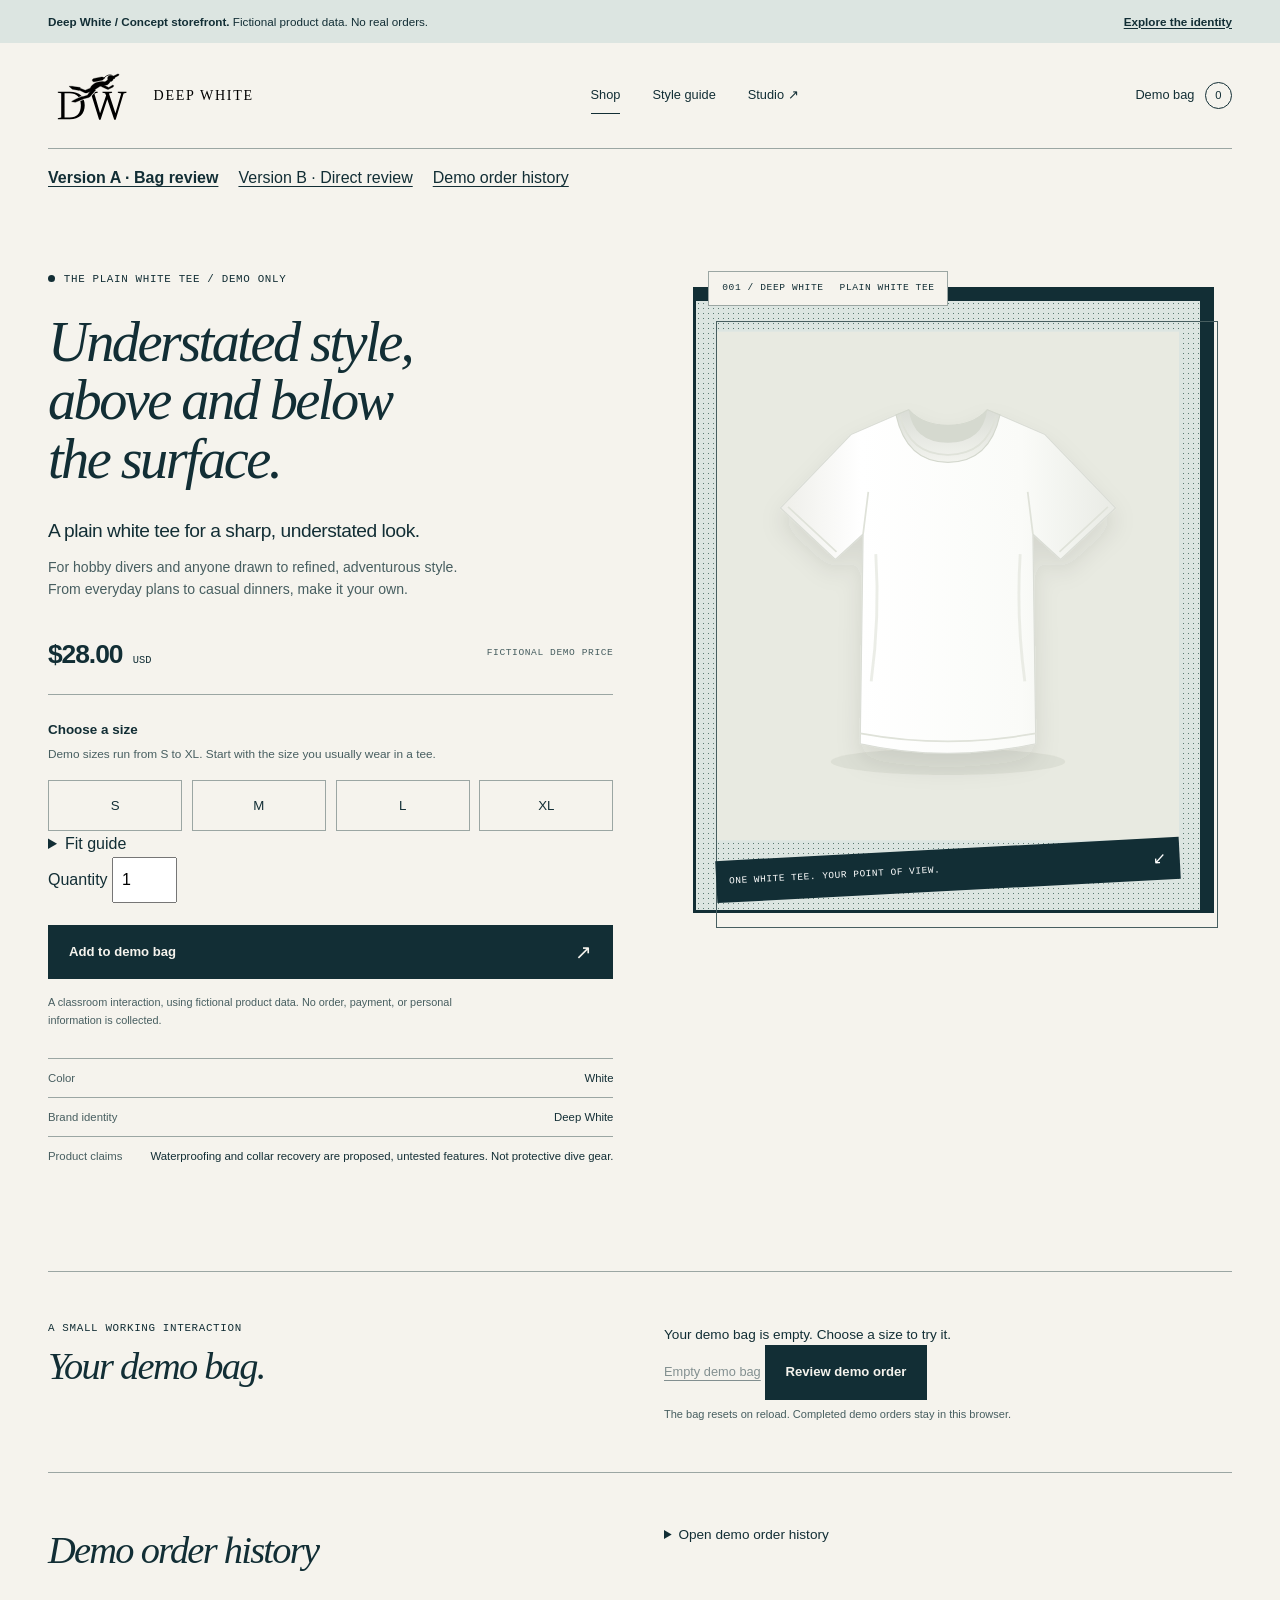
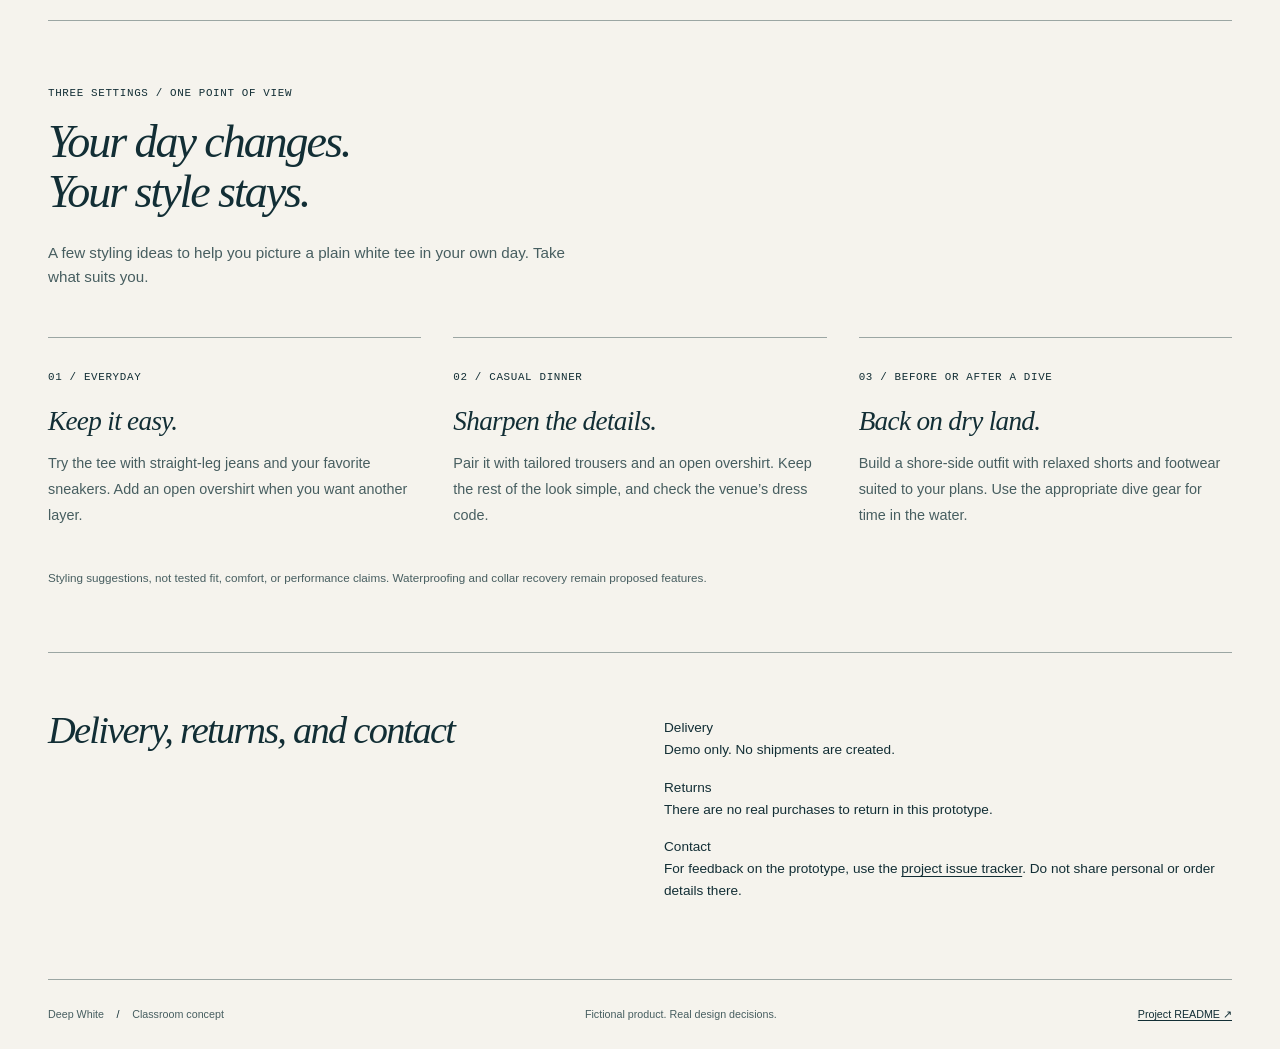
<file: public/index.html>
<!doctype html>
<html lang="en">
  <head>
    <meta charset="utf-8" />
    <meta name="viewport" content="width=device-width, initial-scale=1" />
    <meta
      name="description"
      content="Deep White: understated style, above and below the surface. Explore a plain white tee and three ways to style it. Classroom concept."
    />
    <title>Deep White — Understated style</title>
    <link rel="icon" href="data:," />
    <link rel="stylesheet" href="styles.css" />
    <script type="module" src="shop.js"></script>
  </head>
  <body>
    <a class="skip-link" href="#main">Skip to content</a>
    <aside class="starter-notice" aria-label="Starter information">
      <span
        ><strong>Deep White / Concept storefront.</strong> Fictional product
        data. No real orders.</span
      >
      <a href="styleguide.html">Explore the identity</a>
    </aside>
    <header class="site-header wrap">
      <a
        class="brand-link"
        href="index.html"
        aria-label="Deep White storefront home"
        ><img
          class="wordmark"
          src="assets/wordmark.svg"
          alt="Deep White scuba diver over DW"
          width="96"
          height="60"
        /><span class="brand-name">DEEP WHITE</span></a
      >
      <nav class="main-nav" aria-label="Main navigation">
        <a class="nav-link" href="index.html" aria-current="page">Shop</a>
        <a class="nav-link" href="styleguide.html">Style guide</a>
        <a class="nav-link" href="studio.html"
          >Studio <span aria-hidden="true">↗</span></a
        >
      </nav>
      <a class="bag-link" href="#demo-bag" aria-label="View demo bag"
        >Demo bag <span id="bag-count" class="bag-count">0</span></a
      >
    </header>

    <main id="main">
      <nav class="wrap prototype-nav" aria-label="Checkout prototype versions">
        <a id="version-a" href="index.html" aria-current="page"
          >Version A · Bag review</a
        >
        <a id="version-b" href="index.html?version=b"
          >Version B · Direct review</a
        >
        <a href="#order-history">Demo order history</a>
      </nav>
      <section class="product-section wrap" aria-labelledby="product-title">
        <div class="product-visual">
          <div class="visual-label">
            <span>001 / Deep White</span><span>Plain white tee</span>
          </div>
          <img
            class="shirt-image"
            src="assets/white-shirt.svg"
            alt="Plain white, unbranded short-sleeved T-shirt"
            width="800"
            height="880"
            fetchpriority="high"
          />
          <div class="image-caption">
            <span>One white tee. Your point of view.</span
            ><span aria-hidden="true">↙</span>
          </div>
        </div>
        <div class="product-information">
          <p class="eyebrow">
            <span class="status-dot" aria-hidden="true"></span> The plain white
            tee / demo only
          </p>
          <h1 id="product-title">
            Understated style,<br />above and below<br />the surface.
          </h1>
          <p class="product-intro">
            A plain white tee for a sharp, understated look.
          </p>
          <p class="muted product-description">
            For hobby divers and anyone drawn to refined, adventurous style.
            From everyday plans to casual dinners, make it your own.
          </p>
          <div class="price-row">
            <p class="price">
              <strong id="unit-price">$28</strong> <span>USD</span>
            </p>
            <span class="micro-label">Fictional demo price</span>
          </div>
          <form id="product-form" class="product-form" novalidate>
            <fieldset aria-describedby="size-help size-error">
              <legend>Choose a size</legend>
              <p id="size-help" class="field-help">
                Demo sizes run from S to XL. Start with the size you usually
                wear in a tee.
              </p>
              <div class="size-options">
                <label class="size-option"
                  ><input type="radio" name="size" value="S" /><span
                    >S</span
                  ></label
                >
                <label class="size-option"
                  ><input type="radio" name="size" value="M" /><span
                    >M</span
                  ></label
                >
                <label class="size-option"
                  ><input type="radio" name="size" value="L" /><span
                    >L</span
                  ></label
                >
                <label class="size-option"
                  ><input type="radio" name="size" value="XL" /><span
                    >XL</span
                  ></label
                >
              </div>
              <p id="size-error" class="field-error" role="alert" hidden>
                Choose a size before adding the shirt to your demo bag.
              </p>
            </fieldset>
            <details class="fit-guide">
              <summary>Fit guide</summary>
              <p>
                For a closer or roomier look, compare the cut of a tee you
                already own. Actual garment measurements and fit are still to be
                verified for this concept.
              </p>
            </details>
            <label for="quantity">Quantity</label>
            <input
              id="quantity"
              name="quantity"
              type="number"
              min="1"
              max="10"
              step="1"
              value="1"
              required
              aria-describedby="quantity-error"
            />
            <p id="quantity-error" class="field-error" role="alert" hidden>
              Enter a whole quantity from 1 through 10.
            </p>
            <button class="button button-primary add-button" type="submit">
              Add to demo bag <span aria-hidden="true">↗</span>
            </button>
          </form>
          <p class="demo-disclaimer">
            A classroom interaction, using fictional product data. No order,
            payment, or personal information is collected.
          </p>
          <dl class="product-facts">
            <div>
              <dt>Color</dt>
              <dd>White</dd>
            </div>
            <div>
              <dt>Brand identity</dt>
              <dd>Deep White</dd>
            </div>
            <div>
              <dt>Product claims</dt>
              <dd>
                Waterproofing and collar recovery are proposed, untested
                features. Not protective dive gear.
              </dd>
            </div>
          </dl>
        </div>
      </section>

      <section
        id="demo-bag"
        class="bag-section wrap"
        aria-labelledby="bag-title"
      >
        <div>
          <p class="eyebrow">A small working interaction</p>
          <h2 id="bag-title">Your demo bag.</h2>
        </div>
        <div class="bag-details">
          <p
            id="bag-status"
            class="bag-message"
            role="status"
            aria-live="polite"
            aria-atomic="true"
          >
            Your demo bag is empty. Choose a size to try it.
          </p>
          <ul id="bag-items" class="bag-items"></ul>
          <button id="clear-bag" class="text-button" type="button" disabled>
            Empty demo bag
          </button>
          <button
            id="review-order"
            class="button button-primary"
            type="button"
            disabled
          >
            Review demo order
          </button>
          <section id="order-review" aria-labelledby="review-title" hidden>
            <h3 id="review-title" tabindex="-1">Review your demo order</h3>
            <ul id="review-items" class="bag-items"></ul>
            <p id="review-total"></p>
            <p>
              Sample order details are provided. No payment, email, or shipping.
            </p>
            <button
              id="finish-order"
              class="button button-primary"
              type="button"
            >
              Finish simulated checkout
            </button>
          </section>
          <p class="field-help">
            The bag resets on reload. Completed demo orders stay in this
            browser.
          </p>
        </div>
      </section>

      <section
        id="order-history"
        class="bag-section wrap"
        aria-labelledby="history-title"
      >
        <div>
          <h2 id="history-title">Demo order history</h2>
        </div>
        <details id="history-panel" class="bag-details">
          <summary>Open demo order history</summary>
          <p class="field-help">
            Both versions share completed demo orders in this browser. Clearing
            site data removes them.
          </p>
          <p id="history-status">No saved demo orders yet.</p>
          <ul id="history-items" class="bag-items"></ul>
        </details>
      </section>

      <section
        id="styling"
        class="occasion-section wrap"
        aria-labelledby="occasion-title"
      >
        <p class="eyebrow">Three settings / One point of view</p>
        <h2 id="occasion-title">Your day changes.<br />Your style stays.</h2>
        <p class="occasion-intro">
          A few styling ideas to help you picture a plain white tee in your own
          day. Take what suits you.
        </p>
        <div class="occasion-grid">
          <article>
            <span class="section-number">01 / Everyday</span>
            <h3>Keep it easy.</h3>
            <p>
              Try the tee with straight-leg jeans and your favorite sneakers.
              Add an open overshirt when you want another layer.
            </p>
          </article>
          <article>
            <span class="section-number">02 / Casual dinner</span>
            <h3>Sharpen the details.</h3>
            <p>
              Pair it with tailored trousers and an open overshirt. Keep the
              rest of the look simple, and check the venue’s dress code.
            </p>
          </article>
          <article>
            <span class="section-number">03 / Before or after a dive</span>
            <h3>Back on dry land.</h3>
            <p>
              Build a shore-side outfit with relaxed shorts and footwear suited
              to your plans. Use the appropriate dive gear for time in the
              water.
            </p>
          </article>
        </div>
        <p class="guide-note">
          Styling suggestions, not tested fit, comfort, or performance claims.
          Waterproofing and collar recovery remain proposed features.
        </p>
      </section>
      <section
        id="shop-help"
        class="bag-section wrap"
        aria-labelledby="help-title"
      >
        <h2 id="help-title">Delivery, returns, and contact</h2>
        <dl class="bag-details">
          <dt>Delivery</dt>
          <dd>Demo only. No shipments are created.</dd>
          <dt>Returns</dt>
          <dd>There are no real purchases to return in this prototype.</dd>
          <dt>Contact</dt>
          <dd>
            For feedback on the prototype, use the
            <a
              href="https://github.com/chaseac-cpu/is117-brand-studio-cc/issues"
              >project issue tracker</a
            >. Do not share personal or order details there.
          </dd>
        </dl>
      </section>
    </main>

    <footer class="site-footer wrap">
      <p>
        Deep White <span class="footer-separator"> / </span> Classroom concept
      </p>
      <p class="footer-tagline">Fictional product. Real design decisions.</p>
      <a href="https://github.com/chaseac-cpu/is117-brand-studio-cc#readme"
        >Project README <span aria-hidden="true">↗</span></a
      >
    </footer>
  </body>
</html>
</file>
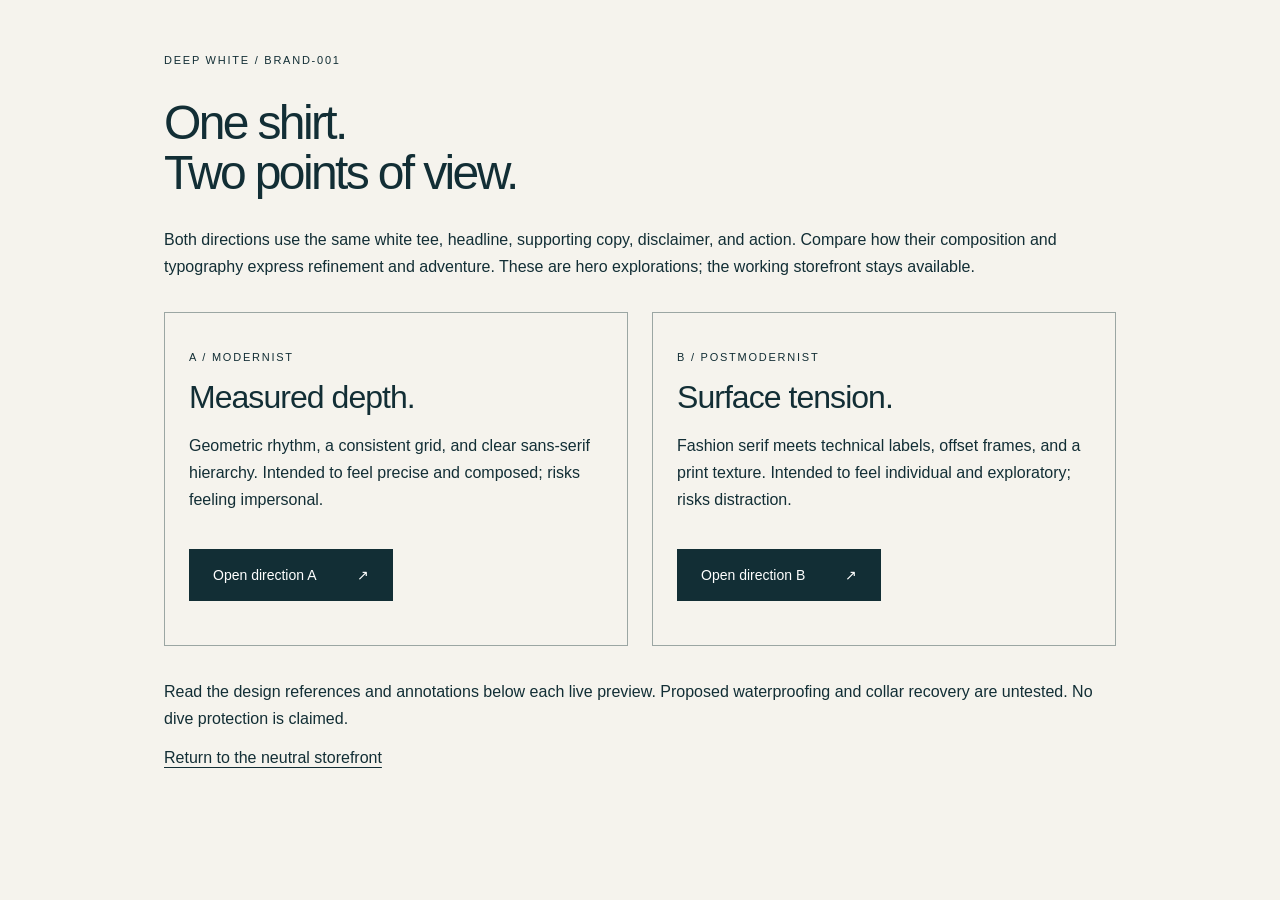
<file: public/explorations/index.html>
<!doctype html>
<html lang="en">
  <head>
    <meta charset="utf-8" />
    <meta name="viewport" content="width=device-width, initial-scale=1" />
    <title>Deep White / Compare hero directions</title>
    <link rel="icon" href="data:," />
    <link rel="stylesheet" href="previews.css" />
  </head>
  <body>
    <main class="compare">
      <p class="eyebrow">Deep White / BRAND-001</p>
      <h1>One shirt.<br />Two points of view.</h1>
      <p>
        Both directions use the same white tee, headline, supporting copy,
        disclaimer, and action. Compare how their composition and typography
        express refinement and adventure. These are hero explorations; the
        working storefront stays available.
      </p>
      <div class="options">
        <article>
          <p class="eyebrow">A / Modernist</p>
          <h2>Measured depth.</h2>
          <p>
            Geometric rhythm, a consistent grid, and clear sans-serif hierarchy.
            Intended to feel precise and composed; risks feeling impersonal.
          </p>
          <a class="action" href="modernist.html"
            >Open direction A <span aria-hidden="true">↗</span></a
          >
        </article>
        <article>
          <p class="eyebrow">B / Postmodernist</p>
          <h2>Surface tension.</h2>
          <p>
            Fashion serif meets technical labels, offset frames, and a print
            texture. Intended to feel individual and exploratory; risks
            distraction.
          </p>
          <a class="action" href="postmodernist.html"
            >Open direction B <span aria-hidden="true">↗</span></a
          >
        </article>
      </div>
      <p>
        Read the design references and annotations below each live preview.
        Proposed waterproofing and collar recovery are untested. No dive
        protection is claimed.
      </p>
      <a href="../index.html">Return to the neutral storefront</a>
    </main>
  </body>
</html>
</file>
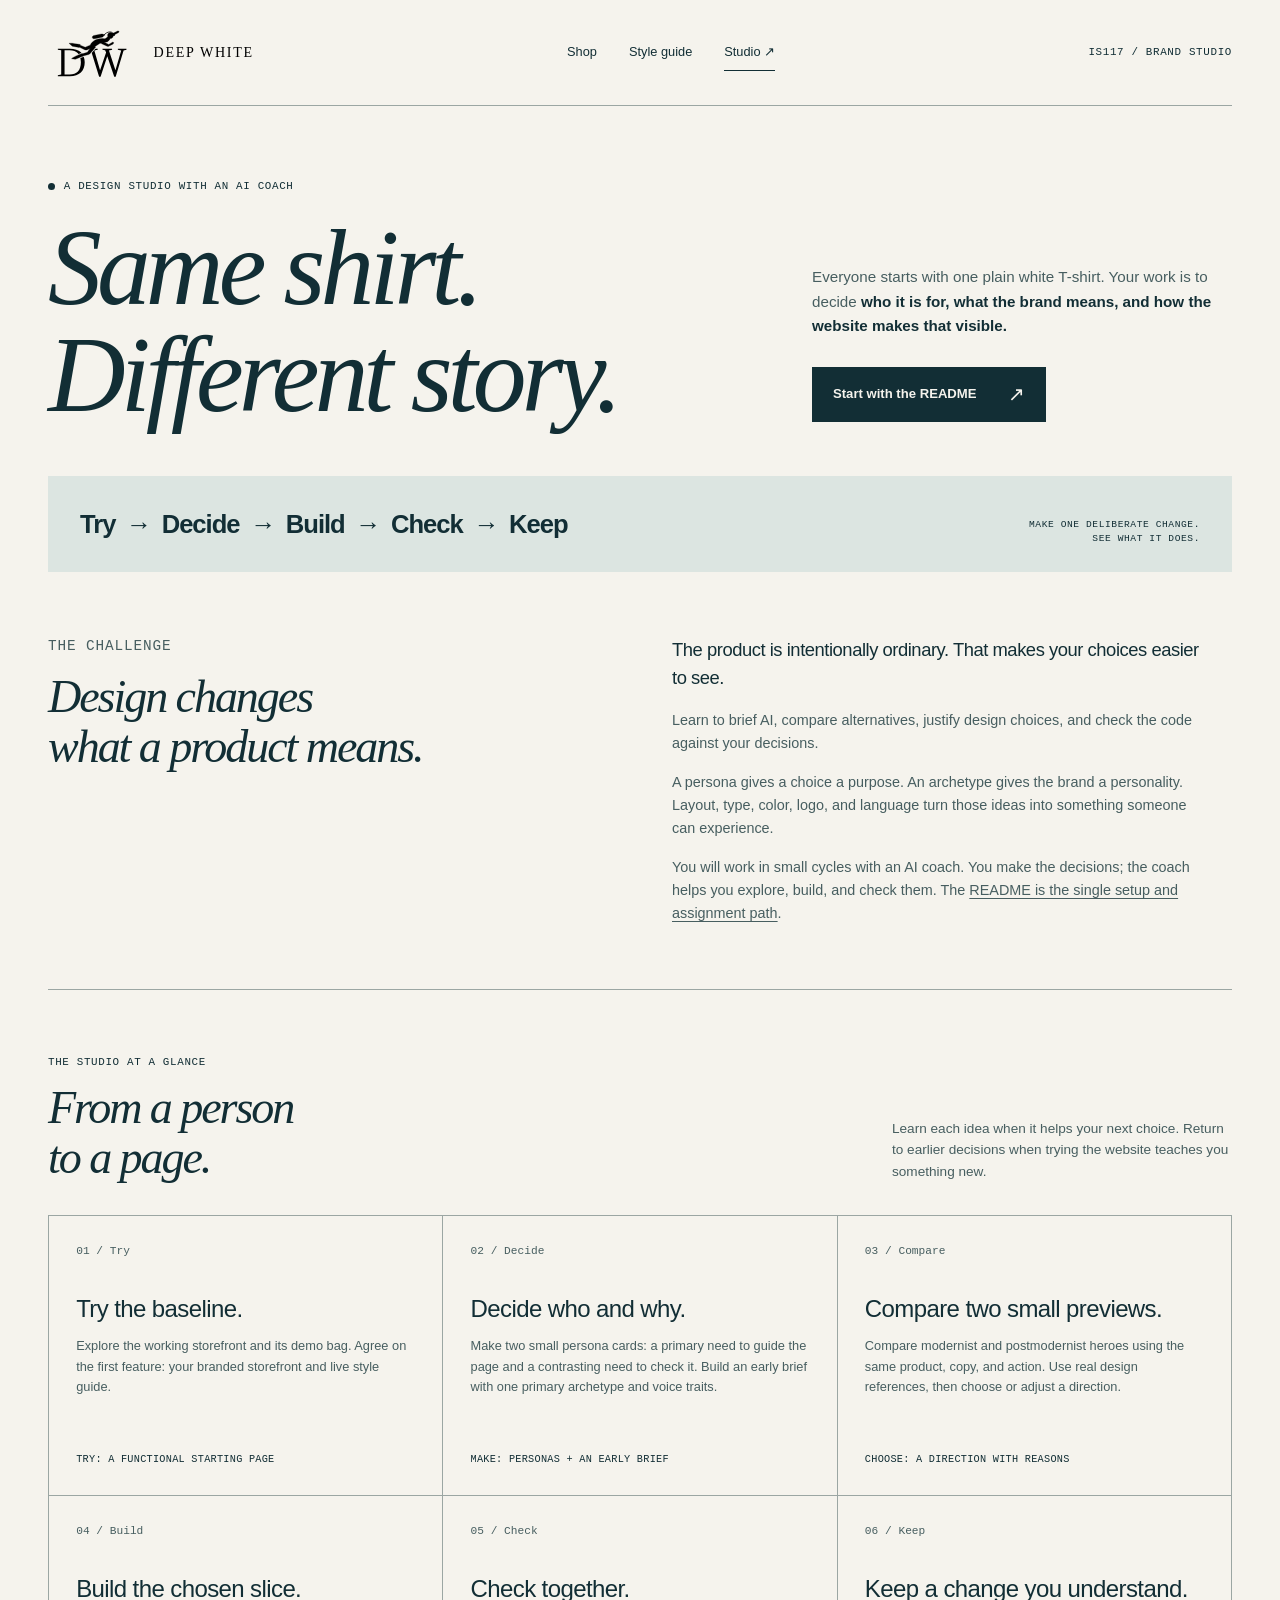
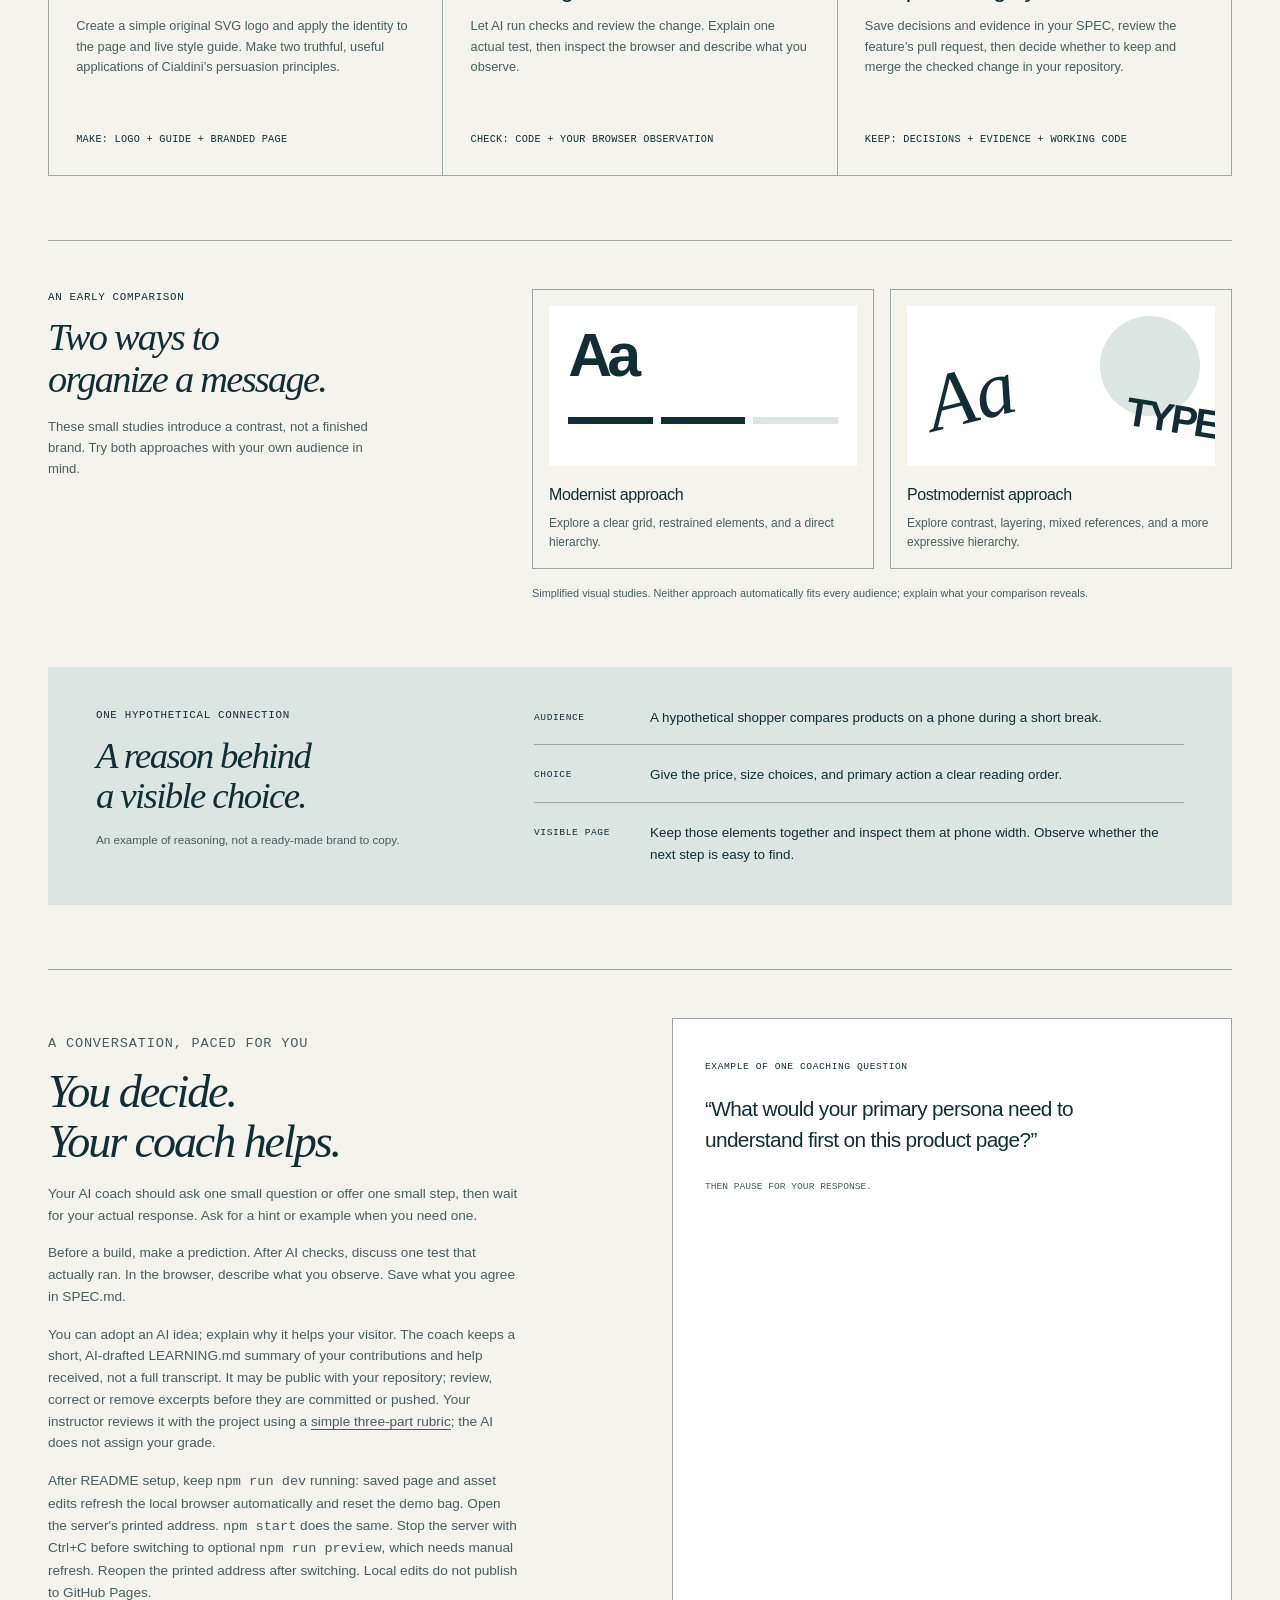
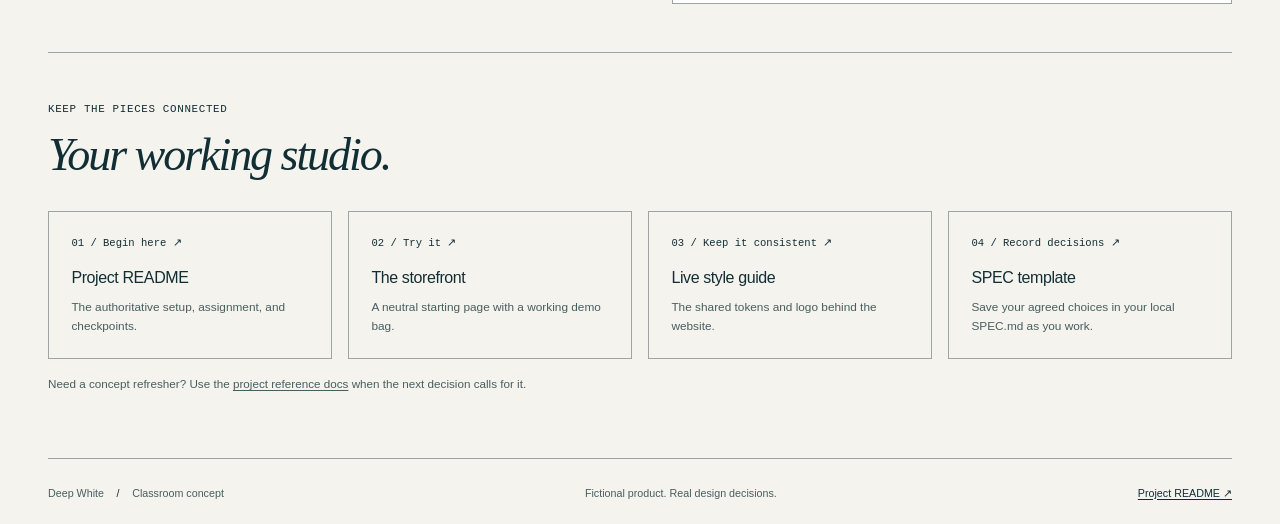
<file: public/studio.html>
<!doctype html>
<html lang="en">
  <head>
    <meta charset="utf-8" />
    <meta name="viewport" content="width=device-width, initial-scale=1" />
    <meta
      name="description"
      content="IS117 Brand Studio: turn one plain white T-shirt into a deliberate brand and website, with an AI coach and decisions you can explain."
    />
    <title>Same shirt. Different story. — IS117 Brand Studio</title>
    <link rel="icon" href="data:," />
    <link rel="stylesheet" href="styles.css" />
    <link rel="stylesheet" href="studio.css" />
  </head>
  <body>
    <a class="skip-link" href="#main">Skip to content</a>
    <header class="site-header wrap">
      <a
        class="brand-link"
        href="index.html"
        aria-label="Deep White storefront home"
        ><img
          class="wordmark"
          src="assets/wordmark.svg"
          alt="Deep White scuba diver over DW"
          width="96"
          height="60"
        /><span class="brand-name">DEEP WHITE</span></a
      >
      <nav class="main-nav" aria-label="Main navigation">
        <a class="nav-link" href="index.html">Shop</a
        ><a class="nav-link" href="styleguide.html">Style guide</a
        ><a class="nav-link" href="studio.html" aria-current="page"
          >Studio <span aria-hidden="true">↗</span></a
        >
      </nav>
      <span class="micro-label">IS117 / Brand Studio</span>
    </header>
    <main id="main">
      <section
        class="page-hero studio-hero wrap"
        aria-labelledby="studio-title"
      >
        <p class="eyebrow">
          <span class="status-dot" aria-hidden="true"></span> A design studio
          with an AI coach
        </p>
        <h1 id="studio-title">Same shirt.<br />Different story.</h1>
        <div class="hero-summary">
          <p>
            Everyone starts with one plain white T-shirt. Your work is to decide
            <strong
              >who it is for, what the brand means, and how the website makes
              that visible.</strong
            >
          </p>
          <a
            class="button button-primary"
            href="https://github.com/chaseac-cpu/is117-brand-studio-cc#readme"
            >Start with the README <span aria-hidden="true">↗</span></a
          >
        </div>
      </section>
      <div class="studio-ribbon wrap">
        <p class="cycle">
          Try <span aria-hidden="true">→</span> Decide
          <span aria-hidden="true">→</span> Build
          <span aria-hidden="true">→</span> Check
          <span aria-hidden="true">→</span> Keep
        </p>
        <p class="micro-label">
          Make one deliberate change.<br />See what it does.
        </p>
      </div>

      <section class="studio-intro wrap" aria-labelledby="why-title">
        <div>
          <p class="eyebrow">The challenge</p>
          <h2 id="why-title">Design changes<br />what a product means.</h2>
        </div>
        <div>
          <p class="lead">
            The product is intentionally ordinary. That makes your choices
            easier to see.
          </p>
          <p>
            Learn to brief AI, compare alternatives, justify design choices, and
            check the code against your decisions.
          </p>
          <p>
            A persona gives a choice a purpose. An archetype gives the brand a
            personality. Layout, type, color, logo, and language turn those
            ideas into something someone can experience.
          </p>
          <p>
            You will work in small cycles with an AI coach. You make the
            decisions; the coach helps you explore, build, and check them. The
            <a
              href="https://github.com/chaseac-cpu/is117-brand-studio-cc#readme"
              >README is the single setup and assignment path</a
            >.
          </p>
        </div>
      </section>

      <section class="path-section wrap" aria-labelledby="path-title">
        <div class="path-intro">
          <div>
            <p class="eyebrow">The studio at a glance</p>
            <h2 id="path-title">From a person<br />to a page.</h2>
          </div>
          <p>
            Learn each idea when it helps your next choice. Return to earlier
            decisions when trying the website teaches you something new.
          </p>
        </div>
        <ol class="studio-path">
          <li>
            <span class="stage-number">01 / Try</span>
            <h3>Try the baseline.</h3>
            <p>
              Explore the working storefront and its demo bag. Agree on the
              first feature: your branded storefront and live style guide.
            </p>
            <p class="stage-output">Try: a functional starting page</p>
          </li>
          <li>
            <span class="stage-number">02 / Decide</span>
            <h3>Decide who and why.</h3>
            <p>
              Make two small persona cards: a primary need to guide the page and
              a contrasting need to check it. Build an early brief with one
              primary archetype and voice traits.
            </p>
            <p class="stage-output">Make: personas + an early brief</p>
          </li>
          <li>
            <span class="stage-number">03 / Compare</span>
            <h3>Compare two small previews.</h3>
            <p>
              Compare modernist and postmodernist heroes using the same product,
              copy, and action. Use real design references, then choose or
              adjust a direction.
            </p>
            <p class="stage-output">Choose: a direction with reasons</p>
          </li>
          <li>
            <span class="stage-number">04 / Build</span>
            <h3>Build the chosen slice.</h3>
            <p>
              Create a simple original SVG logo and apply the identity to the
              page and live style guide. Make two truthful, useful applications
              of Cialdini’s persuasion principles.
            </p>
            <p class="stage-output">Make: logo + guide + branded page</p>
          </li>
          <li>
            <span class="stage-number">05 / Check</span>
            <h3>Check together.</h3>
            <p>
              Let AI run checks and review the change. Explain one actual test,
              then inspect the browser and describe what you observe.
            </p>
            <p class="stage-output">Check: code + your browser observation</p>
          </li>
          <li>
            <span class="stage-number">06 / Keep</span>
            <h3>Keep a change you understand.</h3>
            <p>
              Save decisions and evidence in your SPEC, review the feature’s
              pull request, then decide whether to keep and merge the checked
              change in your repository.
            </p>
            <p class="stage-output">
              Keep: decisions + evidence + working code
            </p>
          </li>
        </ol>
      </section>

      <section
        class="comparison-section wrap"
        aria-labelledby="comparison-title"
      >
        <div>
          <p class="eyebrow">An early comparison</p>
          <h2 id="comparison-title">Two ways to<br />organize a message.</h2>
          <p class="comparison-description">
            These small studies introduce a contrast, not a finished brand. Try
            both approaches with your own audience in mind.
          </p>
        </div>
        <div class="comparison-grid">
          <article class="direction-card">
            <div class="direction-sketch modern-sketch" aria-hidden="true">
              <i></i><i></i><i></i>
            </div>
            <h3>Modernist approach</h3>
            <p>
              Explore a clear grid, restrained elements, and a direct hierarchy.
            </p>
          </article>
          <article class="direction-card">
            <div class="direction-sketch postmodern-sketch" aria-hidden="true">
              <i></i>
            </div>
            <h3>Postmodernist approach</h3>
            <p>
              Explore contrast, layering, mixed references, and a more
              expressive hierarchy.
            </p>
          </article>
          <p class="comparison-caption">
            Simplified visual studies. Neither approach automatically fits every
            audience; explain what your comparison reveals.
          </p>
        </div>
      </section>

      <section class="example-section wrap" aria-labelledby="example-title">
        <div>
          <p class="eyebrow">One hypothetical connection</p>
          <h2 id="example-title">A reason behind<br />a visible choice.</h2>
          <p class="guide-note">
            An example of reasoning, not a ready-made brand to copy.
          </p>
        </div>
        <div class="example-chain">
          <div class="example-step">
            <span class="micro-label">Audience</span>
            <p>
              A hypothetical shopper compares products on a phone during a short
              break.
            </p>
          </div>
          <div class="example-step">
            <span class="micro-label">Choice</span>
            <p>
              Give the price, size choices, and primary action a clear reading
              order.
            </p>
          </div>
          <div class="example-step">
            <span class="micro-label">Visible page</span>
            <p>
              Keep those elements together and inspect them at phone width.
              Observe whether the next step is easy to find.
            </p>
          </div>
        </div>
      </section>

      <section class="coach-section wrap" aria-labelledby="coach-title">
        <div>
          <p class="eyebrow">A conversation, paced for you</p>
          <h2 id="coach-title">You decide.<br />Your coach helps.</h2>
          <p>
            Your AI coach should ask one small question or offer one small step,
            then wait for your actual response. Ask for a hint or example when
            you need one.
          </p>
          <p>
            Before a build, make a prediction. After AI checks, discuss one test
            that actually ran. In the browser, describe what you observe. Save
            what you agree in SPEC.md.
          </p>
          <p>
            You can adopt an AI idea; explain why it helps your visitor. The
            coach keeps a short, AI-drafted LEARNING.md summary of your
            contributions and help received, not a full transcript. It may be
            public with your repository; review, correct or remove excerpts
            before they are committed or pushed. Your instructor reviews it with
            the project using a
            <a
              href="https://github.com/kaw393939/is117-brand-studio/blob/main/docs/assessment.md"
              >simple three-part rubric</a
            >; the AI does not assign your grade.
          </p>
          <p>
            After README setup, keep <code>npm run dev</code> running: saved
            page and asset edits refresh the local browser automatically and
            reset the demo bag. Open the server's printed address.
            <code>npm start</code> does the same. Stop the server with Ctrl+C
            before switching to optional <code>npm run preview</code>, which
            needs manual refresh. Reopen the printed address after switching.
            Local edits do not publish to GitHub Pages.
          </p>
        </div>
        <blockquote class="coach-quote">
          <span class="micro-label">Example of one coaching question</span>
          <p>
            “What would your primary persona need to understand first on this
            product page?”
          </p>
          <footer>Then pause for your response.</footer>
        </blockquote>
      </section>

      <section class="resource-section wrap" aria-labelledby="resources-title">
        <p class="eyebrow">Keep the pieces connected</p>
        <h2 id="resources-title">Your working studio.</h2>
        <div class="resource-grid">
          <a
            class="resource-card"
            href="https://github.com/chaseac-cpu/is117-brand-studio-cc#readme"
            ><span>01 / Begin here ↗</span>
            <h3>Project README</h3>
            <p>The authoritative setup, assignment, and checkpoints.</p></a
          >
          <a class="resource-card" href="index.html"
            ><span>02 / Try it ↗</span>
            <h3>The storefront</h3>
            <p>A neutral starting page with a working demo bag.</p></a
          >
          <a class="resource-card" href="styleguide.html"
            ><span>03 / Keep it consistent ↗</span>
            <h3>Live style guide</h3>
            <p>The shared tokens and logo behind the website.</p></a
          >
          <a
            class="resource-card"
            href="https://github.com/kaw393939/is117-brand-studio/blob/main/SPEC.md"
            ><span>04 / Record decisions ↗</span>
            <h3>SPEC template</h3>
            <p>
              Save your agreed choices in your local SPEC.md as you work.
            </p></a
          >
        </div>
        <p class="guide-note">
          Need a concept refresher? Use the
          <a
            href="https://github.com/kaw393939/is117-brand-studio/tree/main/docs"
            >project reference docs</a
          >
          when the next decision calls for it.
        </p>
      </section>
    </main>
    <footer class="site-footer wrap">
      <p>
        Deep White <span class="footer-separator"> / </span> Classroom concept
      </p>
      <p class="footer-tagline">Fictional product. Real design decisions.</p>
      <a href="https://github.com/chaseac-cpu/is117-brand-studio-cc#readme"
        >Project README <span aria-hidden="true">↗</span></a
      >
    </footer>
  </body>
</html>
</file>
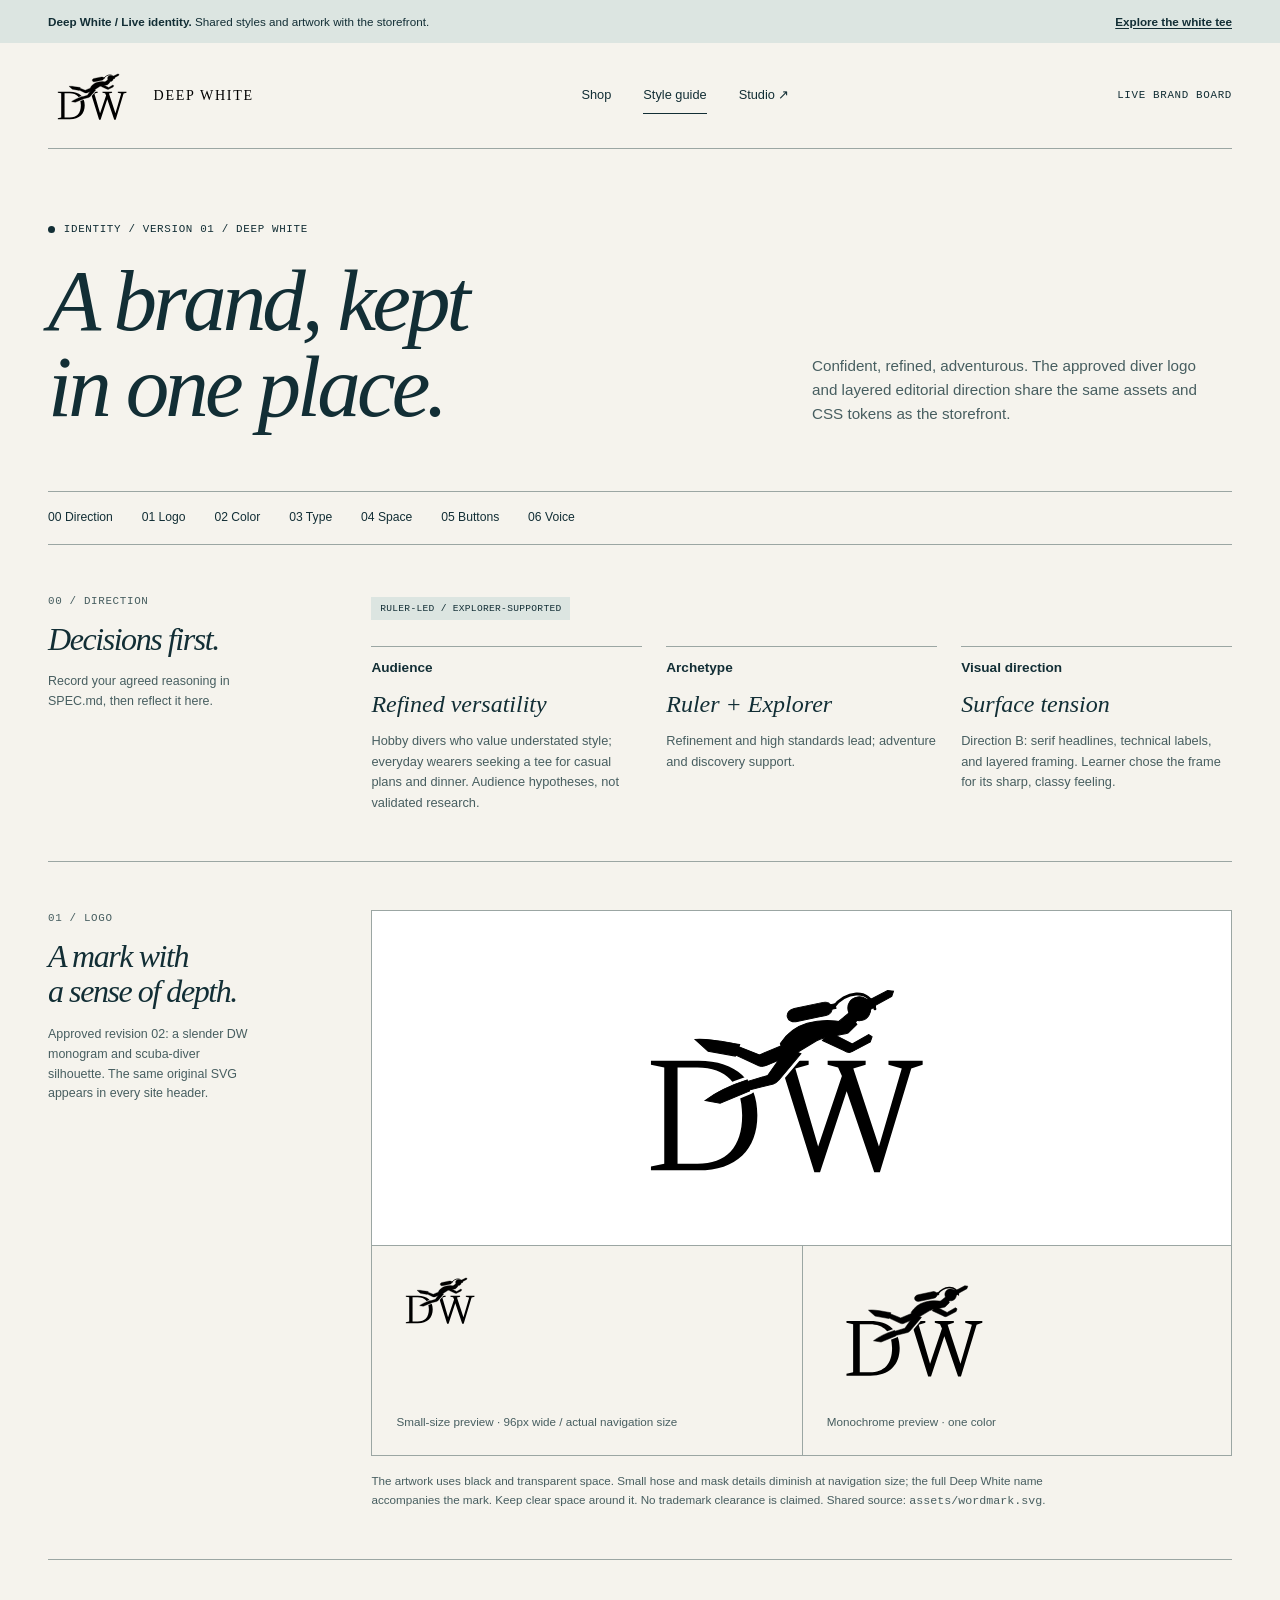
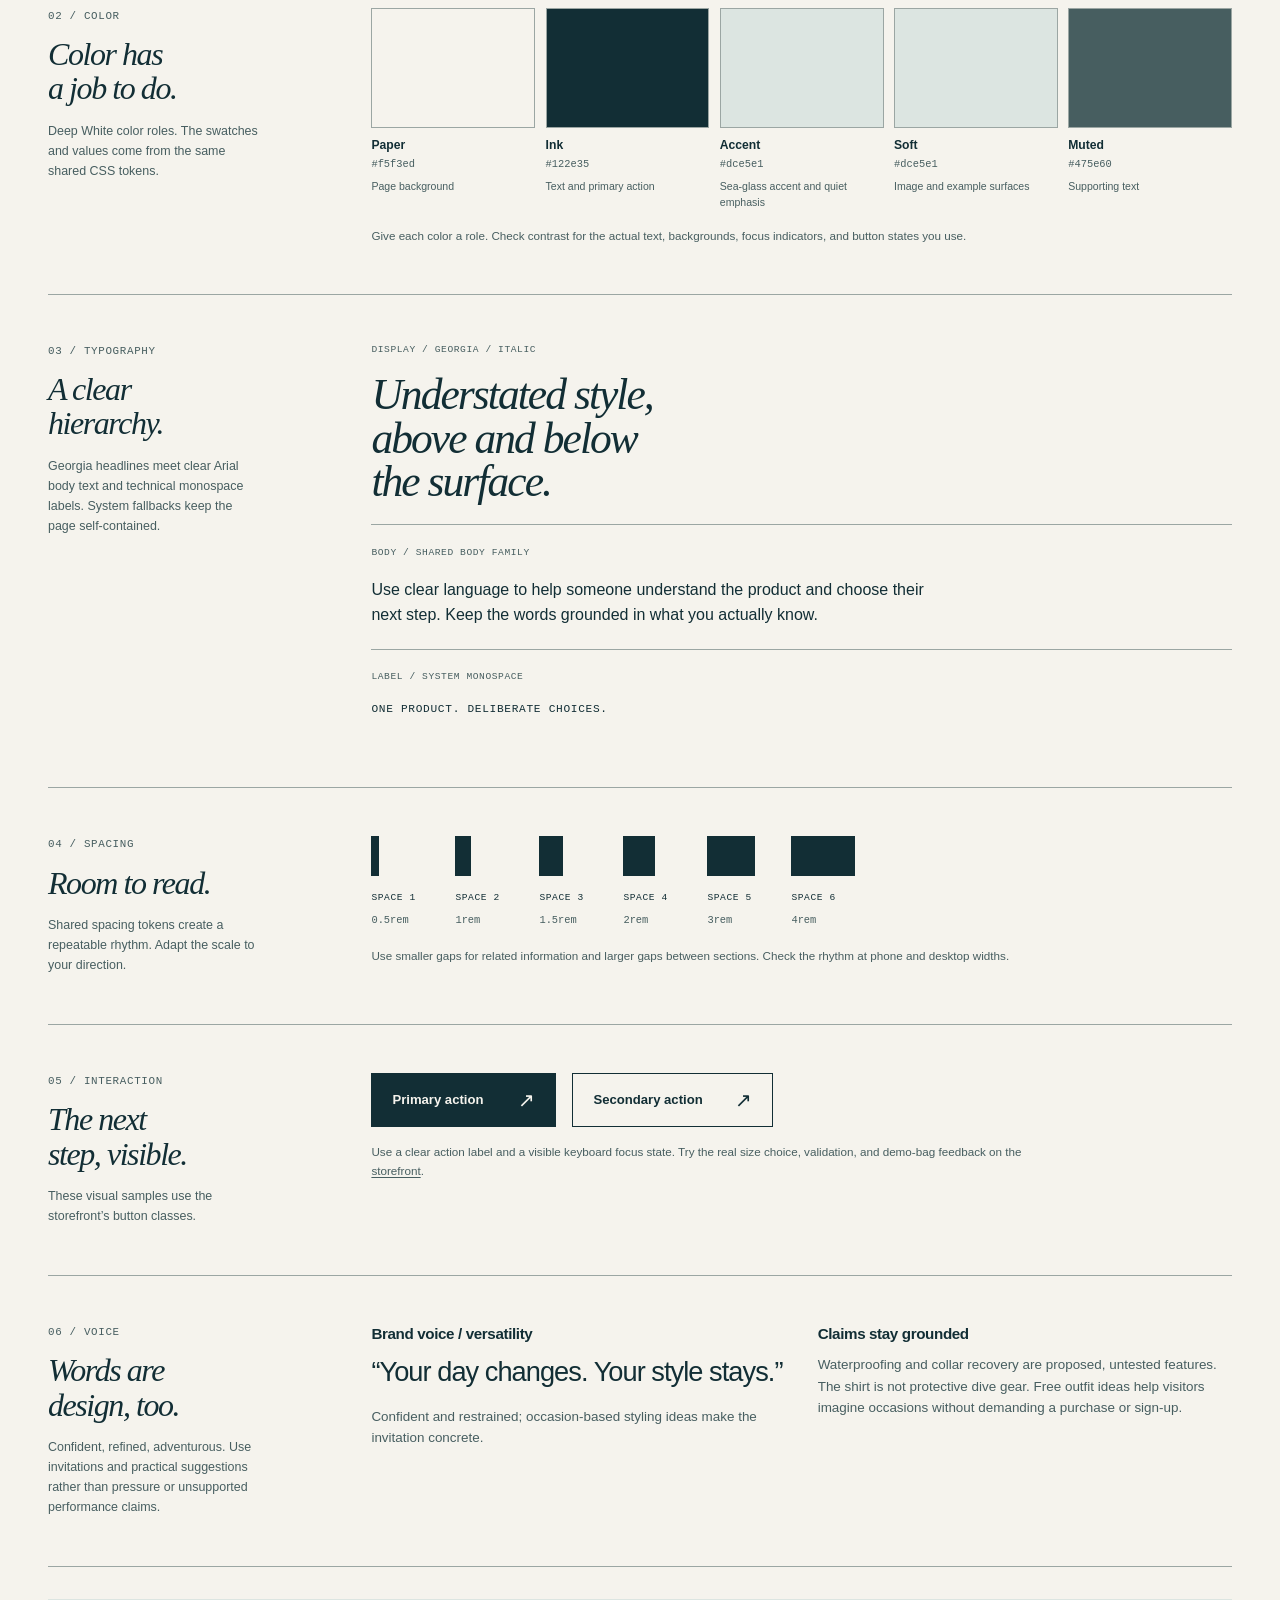
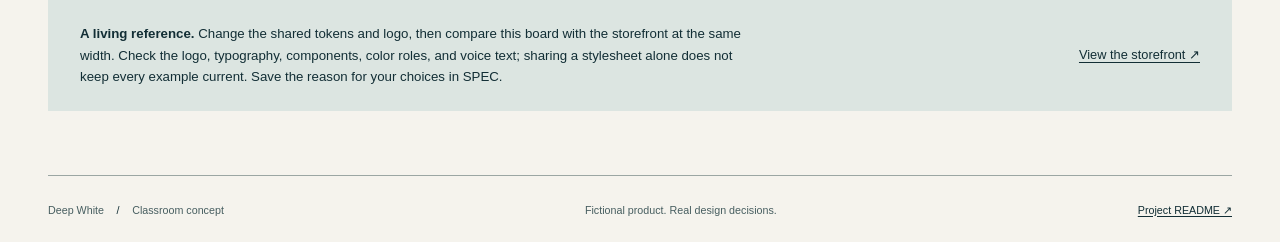
<file: public/styleguide.html>
<!doctype html>
<html lang="en">
  <head>
    <meta charset="utf-8" />
    <meta name="viewport" content="width=device-width, initial-scale=1" />
    <meta
      name="description"
      content="Deep White live style guide: approved diver logo, shared colors, typography, components and voice."
    />
    <title>Deep White — Live style guide</title>
    <link rel="icon" href="data:," />
    <link rel="stylesheet" href="styles.css" />
    <script src="styleguide.js" defer></script>
  </head>
  <body>
    <a class="skip-link" href="#main">Skip to content</a>
    <aside class="starter-notice" aria-label="Starter information">
      <span
        ><strong>Deep White / Live identity.</strong> Shared styles and artwork
        with the storefront.</span
      >
      <a href="index.html">Explore the white tee</a>
    </aside>
    <header class="site-header wrap">
      <a
        class="brand-link"
        href="index.html"
        aria-label="Deep White storefront home"
        ><img
          class="wordmark"
          src="assets/wordmark.svg"
          alt="Deep White scuba diver over DW"
          width="96"
          height="60"
        /><span class="brand-name">DEEP WHITE</span></a
      >
      <nav class="main-nav" aria-label="Main navigation">
        <a class="nav-link" href="index.html">Shop</a
        ><a class="nav-link" href="styleguide.html" aria-current="page"
          >Style guide</a
        ><a class="nav-link" href="studio.html"
          >Studio <span aria-hidden="true">↗</span></a
        >
      </nav>
      <span class="micro-label">Live brand board</span>
    </header>
    <main id="main">
      <section class="page-hero wrap" aria-labelledby="guide-title">
        <p class="eyebrow">
          <span class="status-dot" aria-hidden="true"></span> Identity / version
          01 / Deep White
        </p>
        <h1 id="guide-title">A brand, kept<br />in one place.</h1>
        <p class="hero-summary">
          Confident, refined, adventurous. The approved diver logo and layered
          editorial direction share the same assets and CSS tokens as the
          storefront.
        </p>
      </section>
      <nav class="page-subnav wrap" aria-label="Style guide sections">
        <a class="section-link" href="#direction">00 Direction</a
        ><a class="section-link" href="#logo">01 Logo</a
        ><a class="section-link" href="#palette">02 Color</a
        ><a class="section-link" href="#type">03 Type</a
        ><a class="section-link" href="#spacing">04 Space</a
        ><a class="section-link" href="#buttons">05 Buttons</a
        ><a class="section-link" href="#voice">06 Voice</a>
      </nav>

      <section
        id="direction"
        class="guide-section wrap"
        aria-labelledby="direction-title"
      >
        <div class="section-heading">
          <span class="section-number">00 / Direction</span>
          <h2 id="direction-title">Decisions first.</h2>
          <p>Record your agreed reasoning in SPEC.md, then reflect it here.</p>
        </div>
        <div class="guide-content">
          <span class="draft-label">Ruler-led / Explorer-supported</span>
          <div class="decision-grid">
            <div>
              <h3>Audience</h3>
              <p class="decision-value">Refined versatility</p>
              <p>
                Hobby divers who value understated style; everyday wearers
                seeking a tee for casual plans and dinner. Audience hypotheses,
                not validated research.
              </p>
            </div>
            <div>
              <h3>Archetype</h3>
              <p class="decision-value">Ruler + Explorer</p>
              <p>
                Refinement and high standards lead; adventure and discovery
                support.
              </p>
            </div>
            <div>
              <h3>Visual direction</h3>
              <p class="decision-value">Surface tension</p>
              <p>
                Direction B: serif headlines, technical labels, and layered
                framing. Learner chose the frame for its sharp, classy feeling.
              </p>
            </div>
          </div>
        </div>
      </section>

      <section
        id="logo"
        class="guide-section wrap"
        aria-labelledby="logo-title"
      >
        <div class="section-heading">
          <span class="section-number">01 / Logo</span>
          <h2 id="logo-title">A mark with<br />a sense of depth.</h2>
          <p>
            Approved revision 02: a slender DW monogram and scuba-diver
            silhouette. The same original SVG appears in every site header.
          </p>
        </div>
        <div class="guide-content">
          <div class="logo-board">
            <img
              src="assets/wordmark.svg"
              alt="Deep White scuba diver over DW"
              width="400"
              height="250"
            />
          </div>
          <div class="logo-variants">
            <div class="logo-variant">
              <img
                class="logo-small"
                src="assets/wordmark.svg"
                alt="Deep White scuba diver over DW at a small size"
                width="96"
                height="60"
              />
              <p>Small-size preview · 96px wide / actual navigation size</p>
            </div>
            <div class="logo-variant">
              <img
                class="logo-mono"
                src="assets/wordmark.svg"
                alt="Deep White scuba diver over DW in monochrome"
                width="190"
                height="119"
              />
              <p>Monochrome preview · one color</p>
            </div>
          </div>
          <p class="guide-note">
            The artwork uses black and transparent space. Small hose and mask
            details diminish at navigation size; the full Deep White name
            accompanies the mark. Keep clear space around it. No trademark
            clearance is claimed. Shared source:
            <code>assets/wordmark.svg</code>.
          </p>
        </div>
      </section>

      <section
        id="palette"
        class="guide-section wrap"
        aria-labelledby="palette-title"
      >
        <div class="section-heading">
          <span class="section-number">02 / Color</span>
          <h2 id="palette-title">Color has<br />a job to do.</h2>
          <p>
            Deep White color roles. The swatches and values come from the same
            shared CSS tokens.
          </p>
        </div>
        <div class="guide-content">
          <div class="palette-grid">
            <article class="palette-card">
              <div
                class="color-swatch"
                style="--swatch-color: var(--color-paper)"
              ></div>
              <h3>Paper</h3>
              <code data-color-token="--color-paper">CSS token</code>
              <p>Page background</p>
            </article>
            <article class="palette-card">
              <div
                class="color-swatch"
                style="--swatch-color: var(--color-ink)"
              ></div>
              <h3>Ink</h3>
              <code data-color-token="--color-ink">CSS token</code>
              <p>Text and primary action</p>
            </article>
            <article class="palette-card">
              <div
                class="color-swatch"
                style="--swatch-color: var(--color-accent)"
              ></div>
              <h3>Accent</h3>
              <code data-color-token="--color-accent">CSS token</code>
              <p>Sea-glass accent and quiet emphasis</p>
            </article>
            <article class="palette-card">
              <div
                class="color-swatch"
                style="--swatch-color: var(--color-soft)"
              ></div>
              <h3>Soft</h3>
              <code data-color-token="--color-soft">CSS token</code>
              <p>Image and example surfaces</p>
            </article>
            <article class="palette-card">
              <div
                class="color-swatch"
                style="--swatch-color: var(--color-muted)"
              ></div>
              <h3>Muted</h3>
              <code data-color-token="--color-muted">CSS token</code>
              <p>Supporting text</p>
            </article>
          </div>
          <p class="guide-note">
            Give each color a role. Check contrast for the actual text,
            backgrounds, focus indicators, and button states you use.
          </p>
        </div>
      </section>

      <section
        id="type"
        class="guide-section wrap"
        aria-labelledby="type-title"
      >
        <div class="section-heading">
          <span class="section-number">03 / Typography</span>
          <h2 id="type-title">A clear<br />hierarchy.</h2>
          <p>
            Georgia headlines meet clear Arial body text and technical monospace
            labels. System fallbacks keep the page self-contained.
          </p>
        </div>
        <div class="guide-content">
          <div class="type-specimen">
            <span class="type-label">Display / Georgia / italic</span>
            <p class="type-display">
              Understated style,<br />above and below<br />the surface.
            </p>
          </div>
          <div class="type-specimen">
            <span class="type-label">Body / shared body family</span>
            <p class="type-body">
              Use clear language to help someone understand the product and
              choose their next step. Keep the words grounded in what you
              actually know.
            </p>
          </div>
          <div class="type-specimen">
            <span class="type-label">Label / system monospace</span>
            <p class="type-mono">One product. Deliberate choices.</p>
          </div>
        </div>
      </section>

      <section
        id="spacing"
        class="guide-section wrap"
        aria-labelledby="spacing-title"
      >
        <div class="section-heading">
          <span class="section-number">04 / Spacing</span>
          <h2 id="spacing-title">Room to read.</h2>
          <p>
            Shared spacing tokens create a repeatable rhythm. Adapt the scale to
            your direction.
          </p>
        </div>
        <div class="guide-content">
          <div class="spacing-grid">
            <div class="spacing-token">
              <div
                class="spacing-bar"
                style="--token-size: var(--space-1)"
              ></div>
              <span class="token-name">Space 1</span
              ><code data-space-token="--space-1">CSS token</code>
            </div>
            <div class="spacing-token">
              <div
                class="spacing-bar"
                style="--token-size: var(--space-2)"
              ></div>
              <span class="token-name">Space 2</span
              ><code data-space-token="--space-2">CSS token</code>
            </div>
            <div class="spacing-token">
              <div
                class="spacing-bar"
                style="--token-size: var(--space-3)"
              ></div>
              <span class="token-name">Space 3</span
              ><code data-space-token="--space-3">CSS token</code>
            </div>
            <div class="spacing-token">
              <div
                class="spacing-bar"
                style="--token-size: var(--space-4)"
              ></div>
              <span class="token-name">Space 4</span
              ><code data-space-token="--space-4">CSS token</code>
            </div>
            <div class="spacing-token">
              <div
                class="spacing-bar"
                style="--token-size: var(--space-5)"
              ></div>
              <span class="token-name">Space 5</span
              ><code data-space-token="--space-5">CSS token</code>
            </div>
            <div class="spacing-token">
              <div
                class="spacing-bar"
                style="--token-size: var(--space-6)"
              ></div>
              <span class="token-name">Space 6</span
              ><code data-space-token="--space-6">CSS token</code>
            </div>
          </div>
          <p class="guide-note">
            Use smaller gaps for related information and larger gaps between
            sections. Check the rhythm at phone and desktop widths.
          </p>
        </div>
      </section>

      <section
        id="buttons"
        class="guide-section wrap"
        aria-labelledby="buttons-title"
      >
        <div class="section-heading">
          <span class="section-number">05 / Interaction</span>
          <h2 id="buttons-title">The next<br />step, visible.</h2>
          <p>These visual samples use the storefront’s button classes.</p>
        </div>
        <div class="guide-content">
          <div class="button-samples">
            <span class="button button-primary"
              >Primary action <span aria-hidden="true">↗</span></span
            ><span class="button button-secondary"
              >Secondary action <span aria-hidden="true">↗</span></span
            >
          </div>
          <p class="guide-note">
            Use a clear action label and a visible keyboard focus state. Try the
            real size choice, validation, and demo-bag feedback on the
            <a href="index.html">storefront</a>.
          </p>
        </div>
      </section>

      <section
        id="voice"
        class="guide-section wrap"
        aria-labelledby="voice-title"
      >
        <div class="section-heading">
          <span class="section-number">06 / Voice</span>
          <h2 id="voice-title">Words are<br />design, too.</h2>
          <p>
            Confident, refined, adventurous. Use invitations and practical
            suggestions rather than pressure or unsupported performance claims.
          </p>
        </div>
        <div class="guide-content">
          <div class="voice-grid">
            <div>
              <h3>Brand voice / versatility</h3>
              <p class="voice-example">“Your day changes. Your style stays.”</p>
              <p>
                Confident and restrained; occasion-based styling ideas make the
                invitation concrete.
              </p>
            </div>
            <div>
              <h3>Claims stay grounded</h3>
              <p>
                Waterproofing and collar recovery are proposed, untested
                features. The shirt is not protective dive gear. Free outfit
                ideas help visitors imagine occasions without demanding a
                purchase or sign-up.
              </p>
            </div>
          </div>
        </div>
      </section>

      <div class="guide-footer-note wrap">
        <p>
          <strong>A living reference.</strong> Change the shared tokens and
          logo, then compare this board with the storefront at the same width.
          Check the logo, typography, components, color roles, and voice text;
          sharing a stylesheet alone does not keep every example current. Save
          the reason for your choices in SPEC.
        </p>
        <a href="index.html"
          >View the storefront <span aria-hidden="true">↗</span></a
        >
      </div>
    </main>
    <footer class="site-footer wrap">
      <p>
        Deep White <span class="footer-separator"> / </span> Classroom concept
      </p>
      <p class="footer-tagline">Fictional product. Real design decisions.</p>
      <a href="https://github.com/chaseac-cpu/is117-brand-studio-cc#readme"
        >Project README <span aria-hidden="true">↗</span></a
      >
    </footer>
  </body>
</html>
</file>
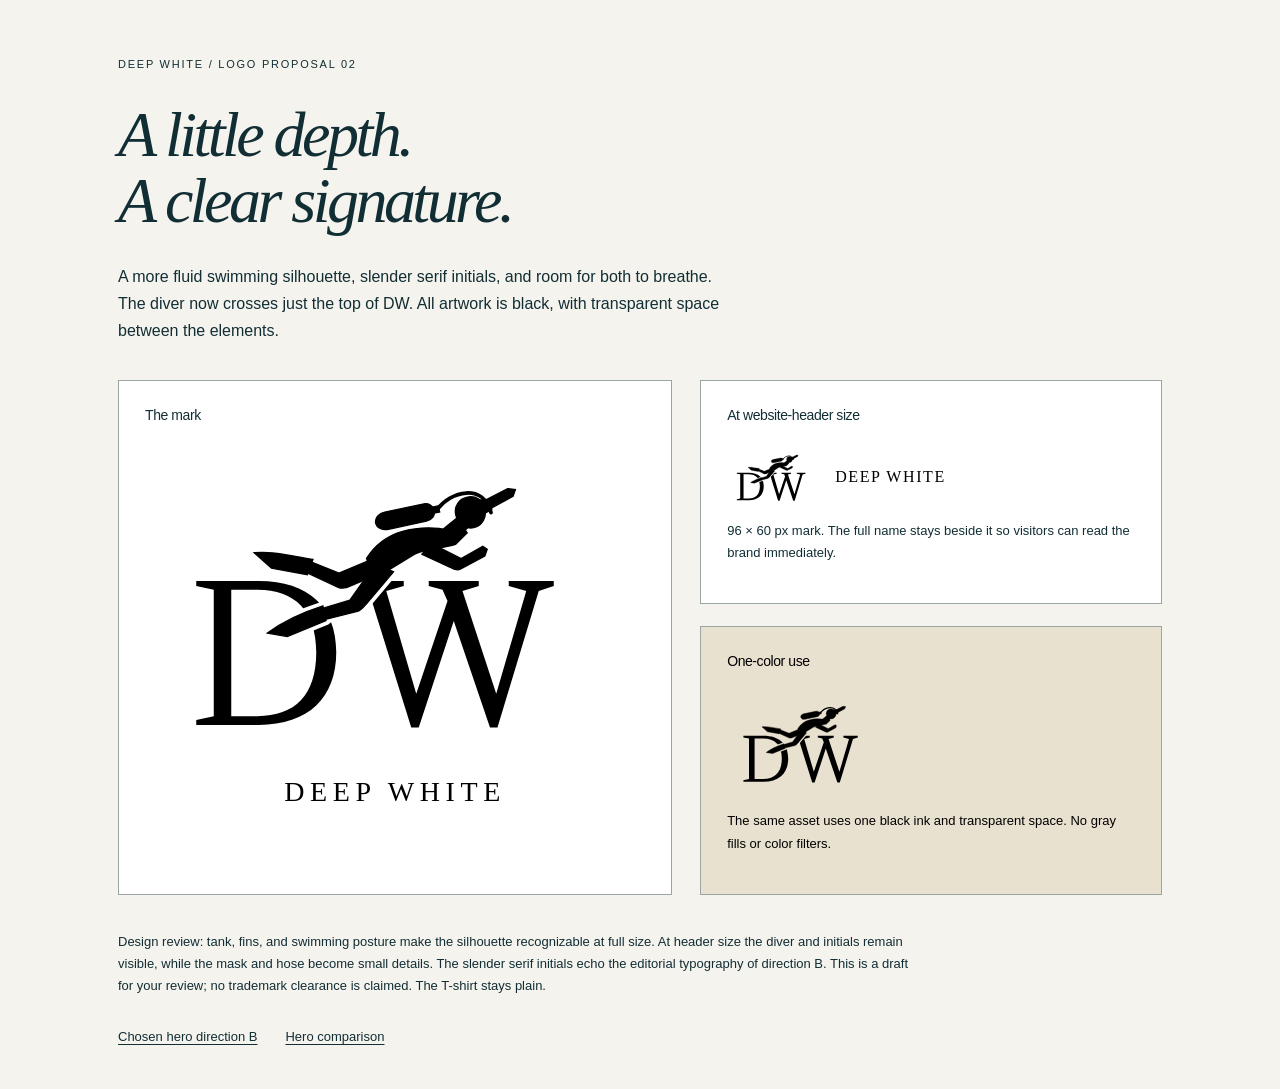
<file: public/explorations/logo.html>
<!doctype html>
<html lang="en">
  <head>
    <meta charset="utf-8" />
    <meta name="viewport" content="width=device-width, initial-scale=1" />
    <title>Deep White / Diver logo proposal</title>
    <link rel="icon" href="data:," />
    <link rel="stylesheet" href="previews.css" />
    <link rel="stylesheet" href="logo.css" />
  </head>
  <body>
    <main class="logo-review">
      <p class="eyebrow">Deep White / Logo proposal 02</p>
      <h1>A little depth.<br />A clear signature.</h1>
      <p class="logo-intro">
        A more fluid swimming silhouette, slender serif initials, and room for
        both to breathe. The diver now crosses just the top of DW. All artwork
        is black, with transparent space between the elements.
      </p>
      <div class="logo-grid">
        <section class="logo-large" aria-labelledby="large-title">
          <h2 id="large-title">The mark</h2>
          <img
            src="deep-white-diver.svg"
            width="400"
            height="250"
            alt="Black scuba-diver silhouette crossing DW initials"
          />
          <p class="logo-name">DEEP WHITE</p>
        </section>
        <div>
          <section class="logo-small" aria-labelledby="small-title">
            <h2 id="small-title">At website-header size</h2>
            <div class="logo-lockup">
              <img
                src="deep-white-diver.svg"
                width="96"
                height="60"
                alt="Scuba diver over DW at navigation size"
              /><span>DEEP WHITE</span>
            </div>
            <p>
              96 × 60 px mark. The full name stays beside it so visitors can
              read the brand immediately.
            </p>
          </section>
          <section class="logo-paper" aria-labelledby="mono-title">
            <h2 id="mono-title">One-color use</h2>
            <img
              src="deep-white-diver.svg"
              width="160"
              height="100"
              alt="Same black diver and DW mark on a warm paper background"
            />
            <p>
              The same asset uses one black ink and transparent space. No gray
              fills or color filters.
            </p>
          </section>
        </div>
      </div>
      <p class="logo-note">
        Design review: tank, fins, and swimming posture make the silhouette
        recognizable at full size. At header size the diver and initials remain
        visible, while the mask and hose become small details. The slender serif
        initials echo the editorial typography of direction B. This is a draft
        for your review; no trademark clearance is claimed. The T-shirt stays
        plain.
      </p>
      <nav aria-label="Exploration navigation">
        <a href="postmodernist.html">Chosen hero direction B</a
        ><a href="index.html">Hero comparison</a>
      </nav>
    </main>
  </body>
</html>
</file>
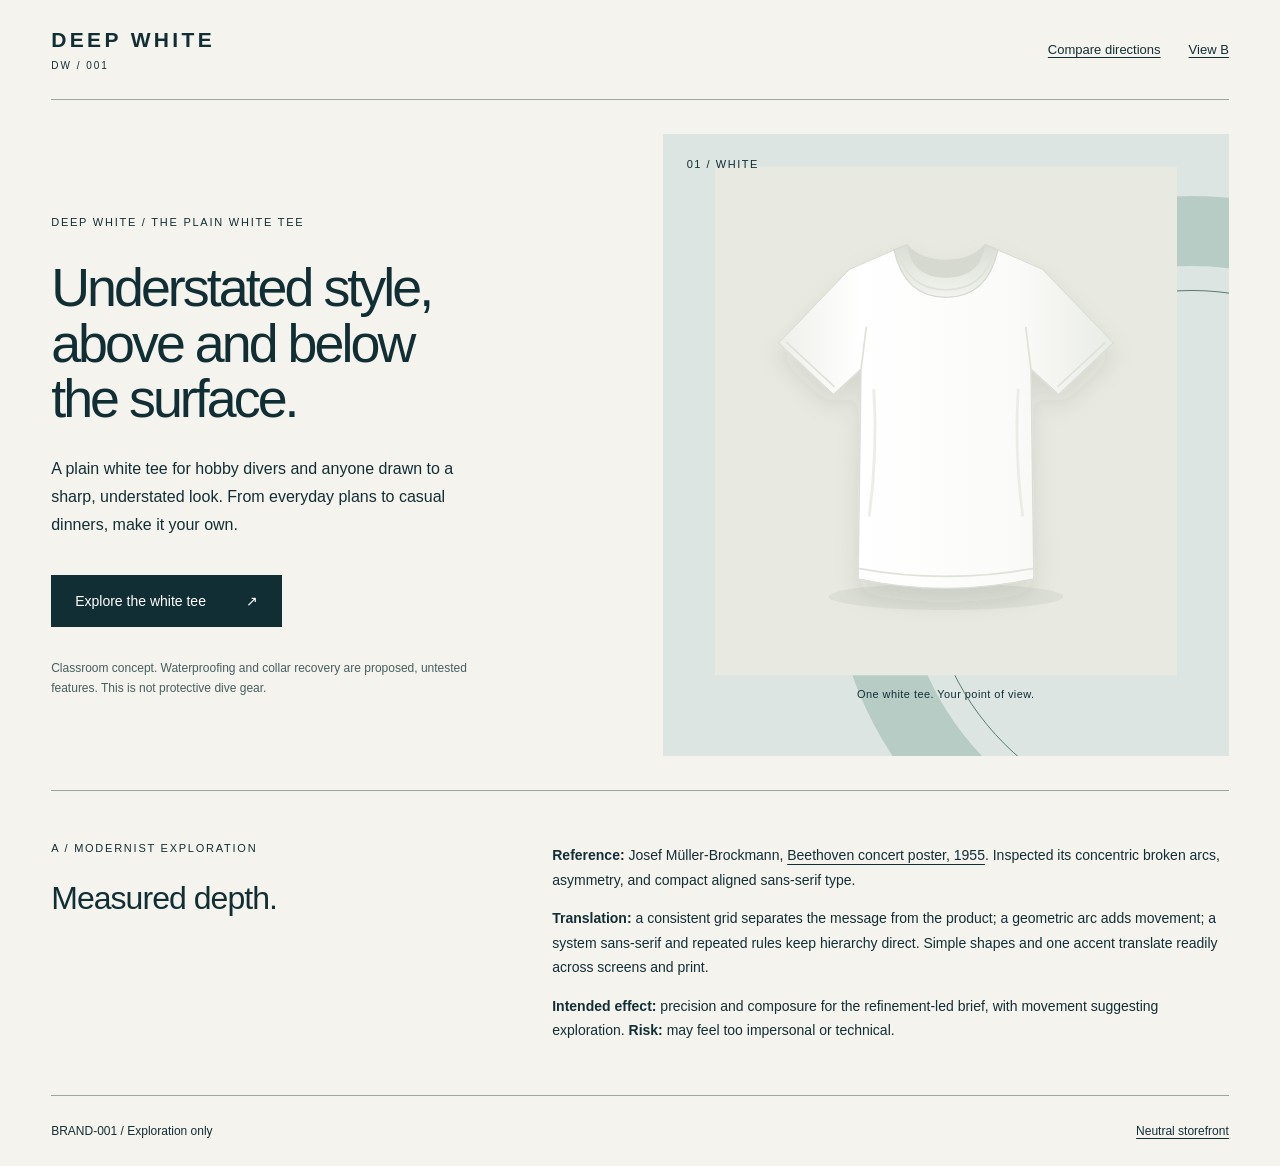
<file: public/explorations/modernist.html>
<!doctype html>
<html lang="en">
  <head>
    <meta charset="utf-8" />
    <meta name="viewport" content="width=device-width, initial-scale=1" />
    <title>Deep White / A: Measured depth</title>
    <link rel="icon" href="data:," />
    <link rel="stylesheet" href="previews.css" />
  </head>
  <body class="modern">
    <a class="skip" href="#main">Skip to content</a>
    <header class="masthead">
      <a class="brand" href="../index.html">DEEP WHITE<span>DW / 001</span></a>
      <nav aria-label="Preview navigation">
        <a href="index.html">Compare directions</a
        ><a href="postmodernist.html">View B</a>
      </nav>
    </header>
    <main id="main">
      <section class="hero" aria-labelledby="title">
        <div class="copy">
          <p class="eyebrow">Deep White / The plain white tee</p>
          <h1 id="title">
            Understated style,<br />above and below<br />the surface.
          </h1>
          <p class="intro">
            A plain white tee for hobby divers and anyone drawn to a sharp,
            understated look. From everyday plans to casual dinners, make it
            your own.
          </p>
          <a class="action" href="../index.html#product-form"
            >Explore the white tee <span aria-hidden="true">↗</span></a
          >
          <p class="disclaimer">
            Classroom concept. Waterproofing and collar recovery are proposed,
            untested features. This is not protective dive gear.
          </p>
        </div>
        <figure class="product">
          <div class="geometry" aria-hidden="true"></div>
          <span class="product-index" aria-hidden="true">01 / WHITE</span>
          <img
            src="../assets/white-shirt.svg"
            width="800"
            height="880"
            alt="Plain white, unbranded short-sleeved T-shirt"
          />
          <figcaption>One white tee. Your point of view.</figcaption>
        </figure>
      </section>
      <section class="annotation" aria-labelledby="notes">
        <div>
          <p class="eyebrow">A / Modernist exploration</p>
          <h2 id="notes">Measured depth.</h2>
        </div>
        <div>
          <p>
            <strong>Reference:</strong> Josef Müller-Brockmann,
            <a href="https://syjmb.foundation/en/josef-mueller-brockmann/"
              >Beethoven concert poster, 1955</a
            >. Inspected its concentric broken arcs, asymmetry, and compact
            aligned sans-serif type.
          </p>
          <p>
            <strong>Translation:</strong> a consistent grid separates the
            message from the product; a geometric arc adds movement; a system
            sans-serif and repeated rules keep hierarchy direct. Simple shapes
            and one accent translate readily across screens and print.
          </p>
          <p>
            <strong>Intended effect:</strong> precision and composure for the
            refinement-led brief, with movement suggesting exploration.
            <strong>Risk:</strong> may feel too impersonal or technical.
          </p>
        </div>
      </section>
    </main>
    <footer>
      BRAND-001 / Exploration only
      <a href="../index.html">Neutral storefront</a>
    </footer>
  </body>
</html>
</file>
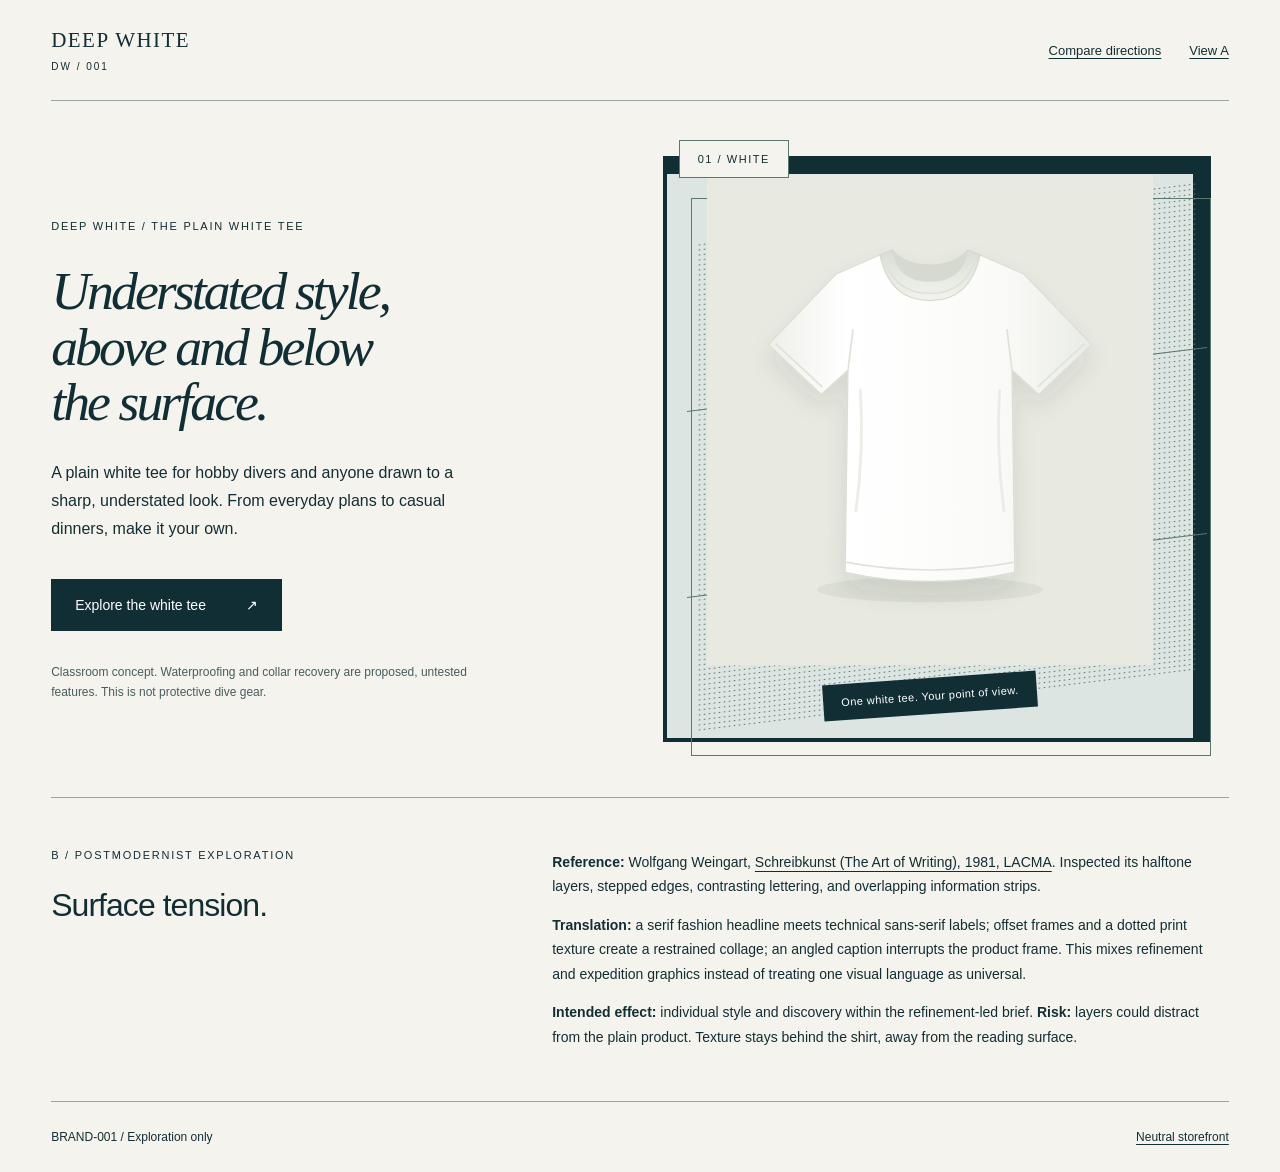
<file: public/explorations/postmodernist.html>
<!doctype html>
<html lang="en">
  <head>
    <meta charset="utf-8" />
    <meta name="viewport" content="width=device-width, initial-scale=1" />
    <title>Deep White / B: Surface tension</title>
    <link rel="icon" href="data:," />
    <link rel="stylesheet" href="previews.css" />
  </head>
  <body class="postmodern">
    <a class="skip" href="#main">Skip to content</a>
    <header class="masthead">
      <a class="brand" href="../index.html">DEEP WHITE<span>DW / 001</span></a>
      <nav aria-label="Preview navigation">
        <a href="index.html">Compare directions</a
        ><a href="modernist.html">View A</a>
      </nav>
    </header>
    <main id="main">
      <section class="hero" aria-labelledby="title">
        <div class="copy">
          <p class="eyebrow">Deep White / The plain white tee</p>
          <h1 id="title">
            Understated style,<br />above and below<br />the surface.
          </h1>
          <p class="intro">
            A plain white tee for hobby divers and anyone drawn to a sharp,
            understated look. From everyday plans to casual dinners, make it
            your own.
          </p>
          <a class="action" href="../index.html#product-form"
            >Explore the white tee <span aria-hidden="true">↗</span></a
          >
          <p class="disclaimer">
            Classroom concept. Waterproofing and collar recovery are proposed,
            untested features. This is not protective dive gear.
          </p>
        </div>
        <figure class="product">
          <div class="geometry" aria-hidden="true"></div>
          <span class="product-index" aria-hidden="true">01 / WHITE</span>
          <img
            src="../assets/white-shirt.svg"
            width="800"
            height="880"
            alt="Plain white, unbranded short-sleeved T-shirt"
          />
          <figcaption>One white tee. Your point of view.</figcaption>
        </figure>
      </section>
      <section class="annotation" aria-labelledby="notes">
        <div>
          <p class="eyebrow">B / Postmodernist exploration</p>
          <h2 id="notes">Surface tension.</h2>
        </div>
        <div>
          <p>
            <strong>Reference:</strong> Wolfgang Weingart,
            <a href="https://collections.lacma.org/object/207227"
              >Schreibkunst (The Art of Writing), 1981, LACMA</a
            >. Inspected its halftone layers, stepped edges, contrasting
            lettering, and overlapping information strips.
          </p>
          <p>
            <strong>Translation:</strong> a serif fashion headline meets
            technical sans-serif labels; offset frames and a dotted print
            texture create a restrained collage; an angled caption interrupts
            the product frame. This mixes refinement and expedition graphics
            instead of treating one visual language as universal.
          </p>
          <p>
            <strong>Intended effect:</strong> individual style and discovery
            within the refinement-led brief. <strong>Risk:</strong> layers could
            distract from the plain product. Texture stays behind the shirt,
            away from the reading surface.
          </p>
        </div>
      </section>
    </main>
    <footer>
      BRAND-001 / Exploration only
      <a href="../index.html">Neutral storefront</a>
    </footer>
  </body>
</html>
</file>
<file: public/styles.css>
/* Deep White shared brand tokens: storefront, guide, and studio. */
:root {
  --color-paper: #f5f3ed;
  --color-ink: #122e35;
  --color-muted: #475e60;
  --color-line: #9ba6a3;
  --color-accent: #dce5e1;
  --color-soft: #dce5e1;
  --color-white: #fff;
  --color-danger: #992e28;
  --font-body: arial, helvetica, sans-serif;
  --font-display: georgia, "Times New Roman", serif;
  --font-mono: ui-monospace, sfmono-regular, consolas, monospace;
  --space-1: 0.5rem;
  --space-2: 1rem;
  --space-3: 1.5rem;
  --space-4: 2rem;
  --space-5: 3rem;
  --space-6: 4rem;
  --page-width: 1440px;
}

* {
  box-sizing: border-box;
}

html {
  scroll-behavior: smooth;
  scroll-padding-top: 1.5rem;
}

body {
  margin: 0;
  background: var(--color-paper);
  color: var(--color-ink);
  font-family: var(--font-body);
  line-height: 1.6;
  -webkit-font-smoothing: antialiased;
}

img,
svg {
  display: block;
  max-width: 100%;
}

button,
a,
input {
  -webkit-tap-highlight-color: transparent;
}

a {
  color: inherit;
  text-underline-offset: 0.2em;
  text-decoration-thickness: 1px;
}

a:hover {
  text-decoration-thickness: 2px;
}

button,
input {
  font: inherit;
}

button {
  cursor: pointer;
}

button:disabled {
  cursor: default;
}

:focus-visible {
  outline: 3px solid var(--color-ink);
  outline-offset: 5px;
}

[hidden] {
  display: none !important;
}

::selection {
  background: var(--color-accent);
  color: var(--color-ink);
}

h1,
h2,
h3,
p {
  margin: 0;
}

h1,
h2,
h3 {
  font-family: var(--font-display);
  font-weight: 550;
}

h1 {
  font-size: clamp(3.4rem, 6.25vw, 6.6rem);
  line-height: 0.99;
  font-style: italic;
  font-weight: 400;
  letter-spacing: -0.045em;
}

h2 {
  font-size: clamp(2rem, 3.6vw, 3.75rem);
  line-height: 1.08;
  font-style: italic;
  font-weight: 400;
  letter-spacing: -0.045em;
}

h3 {
  font-size: 1.3rem;
  line-height: 1.3;
  font-family: var(--font-body);
  font-weight: 500;
  letter-spacing: -0.025em;
}

p + p {
  margin-top: var(--space-2);
}

.wrap {
  width: min(calc(100% - 6rem), var(--page-width));
  margin-inline: auto;
}

.muted {
  color: var(--color-muted);
}

.eyebrow,
.micro-label,
.visual-label,
.image-caption,
.section-number,
.type-label,
.token-name {
  font-family: var(--font-mono);
  font-size: 0.68rem;
  font-weight: 500;
  line-height: 1.5;
  letter-spacing: 0.06em;
  text-transform: uppercase;
}

.eyebrow {
  display: flex;
  align-items: center;
  gap: 0.55rem;
}

.status-dot {
  width: 7px;
  height: 7px;
  display: inline-block;
  background: var(--color-ink);
  border-radius: 50%;
}

.skip-link {
  position: fixed;
  top: 8px;
  left: 8px;
  z-index: 10;
  transform: translateY(-180%);
  padding: 0.75rem 1rem;
  background: var(--color-ink);
  color: var(--color-white);
}

.skip-link:focus {
  transform: translateY(0);
}

.starter-notice {
  display: flex;
  justify-content: space-between;
  align-items: center;
  gap: 1.5rem;
  padding: 0.8rem 3rem;
  background: var(--color-accent);
  font-size: 0.73rem;
  line-height: 1.5;
}

.starter-notice a {
  flex-shrink: 0;
  font-weight: 650;
}

.site-header {
  min-height: 106px;
  display: flex;
  align-items: center;
  gap: 3rem;
  border-bottom: 1px solid var(--color-line);
}

.brand-link {
  flex-shrink: 0;
  display: flex;
  align-items: center;
  gap: 0.6rem;
  text-decoration: none;
}

.wordmark {
  width: 96px;
  height: 60px;
  object-fit: contain;
}

.main-nav {
  display: flex;
  justify-content: center;
  align-items: center;
  gap: 2rem;
  margin-inline: auto;
}

.nav-link,
.bag-link {
  text-decoration: none;
  font-size: 0.8rem;
}

.nav-link {
  padding-block: 0.5rem;
  border-bottom: 1px solid transparent;
}

.nav-link:hover,
.nav-link[aria-current="page"] {
  border-color: currentcolor;
}

.bag-link {
  display: flex;
  align-items: center;
  gap: 0.65rem;
  white-space: nowrap;
}

.bag-count {
  display: grid;
  place-items: center;
  min-width: 1.7rem;
  height: 1.7rem;
  border: 1px solid var(--color-ink);
  border-radius: 50%;
  font-size: 0.7rem;
}

.product-section {
  display: grid;
  padding-block: var(--space-5) 5rem;
  grid-template-columns: 1.05fr 1fr;
  gap: 5rem;
  align-items: start;
}

.product-visual {
  position: relative;
  background: var(--color-soft);
  grid-column: 2;
  grid-row: 1;
  border: 14px solid var(--color-ink);
  border-left-width: 3px;
  border-bottom-width: 3px;
  margin: 2rem 18px 2rem 0;
  background-image: radial-gradient(#597970 0.7px, transparent 0.7px);
  background-size: 5px 5px;
  padding: 30px 20px 20px;
}

.visual-label {
  position: absolute;
  z-index: 1;
  display: flex;
  justify-content: space-between;
  gap: 1rem;
  font-size: 0.6rem;
  inset: -30px auto auto 12px;
  background: var(--color-paper);
  padding: 0.6rem 0.8rem;
  border: 1px solid var(--color-line);
}

.shirt-image {
  width: 100%;
  height: auto;
  aspect-ratio: 800 / 880;
  object-fit: contain;
  position: relative;
}

.image-caption {
  display: flex;
  align-items: center;
  justify-content: space-between;
  gap: 1rem;
  border-top: 1px solid var(--color-line);
  font-size: 0.59rem;
  position: relative;
  margin: 0.5rem 0 0;
  padding: 0.8rem;
  background: var(--color-ink);
  color: var(--color-white);
  transform: rotate(-3deg);
  border: 0;
}

.image-caption > :last-child {
  font-family: var(--font-body);
  line-height: 1;
  font-size: 1rem;
}

.product-information {
  padding-block: 1rem;
  grid-column: 1;
  grid-row: 1;
  max-width: none;
}

.product-information h1 {
  margin-top: 1.6rem;
  font-size: clamp(2.7rem, 4.4vw, 4.8rem);
  line-height: 1.04;
}

.product-intro {
  font-size: 1.2rem;
  line-height: 1.5;
  margin-top: 1.8rem;
  letter-spacing: -0.025em;
}

.product-description {
  margin-top: 0.6rem;
  font-size: 0.88rem;
  max-width: 430px;
}

.price-row {
  display: flex;
  align-items: center;
  justify-content: space-between;
  gap: 1rem;
  margin-block: 2rem 1.5rem;
  padding-bottom: 1.2rem;
  border-bottom: 1px solid var(--color-line);
}

.price {
  font-size: 1.65rem;
  letter-spacing: -0.04em;
  font-weight: 600;
}

.price span {
  font-family: var(--font-mono);
  font-size: 0.65rem;
  font-weight: 400;
  letter-spacing: 0;
  margin-left: 0.25rem;
}

.price-row .micro-label {
  color: var(--color-muted);
  font-size: 0.6rem;
}

fieldset {
  padding: 0;
  margin: 0;
  border: 0;
  min-width: 0;
}

legend {
  padding: 0;
  font-size: 0.84rem;
  font-weight: 650;
}

.field-help {
  margin-top: 0.3rem;
  color: var(--color-muted);
  font-size: 0.74rem;
}

.size-options {
  display: grid;
  grid-template-columns: repeat(4, 1fr);
  gap: 0.6rem;
  margin-top: 1rem;
}

.size-option {
  position: relative;
  cursor: pointer;
}

.size-option input {
  position: absolute;
  opacity: 0;
  width: 100%;
  height: 100%;
  margin: 0;
  cursor: pointer;
}

.size-option span {
  display: grid;
  place-items: center;
  min-height: 3.2rem;
  border: 1px solid var(--color-line);
  background: var(--color-paper);
  font-size: 0.83rem;
  transition:
    background 150ms ease,
    border-color 150ms ease;
}

.size-option input:checked + span {
  background: var(--color-ink);
  border-color: var(--color-ink);
  color: var(--color-paper);
}

.size-option input:hover + span {
  border-color: var(--color-ink);
}

.size-option input:focus-visible + span {
  outline: 3px solid var(--color-ink);
  outline-offset: 4px;
}

.size-option input:focus-visible {
  outline: none;
}

.field-error {
  color: var(--color-danger);
  font-size: 0.8rem;
  margin-top: 0.9rem;
  font-weight: 550;
}

.button {
  display: inline-flex;
  align-items: center;
  justify-content: space-between;
  gap: 2rem;
  min-height: 3.4rem;
  border: 1px solid var(--color-ink);
  padding: 0.9rem 1.25rem;
  font-size: 0.82rem;
  font-weight: 550;
  line-height: 1.4;
  text-decoration: none;
  transition:
    background 150ms ease,
    color 150ms ease;
}

.button > span[aria-hidden] {
  font-size: 1.25rem;
  line-height: 1;
}

.button-primary {
  background: var(--color-ink);
  color: var(--color-paper);
}

.button-primary:hover {
  background: var(--color-accent);
  color: var(--color-ink);
}

.button-secondary {
  background: transparent;
  color: var(--color-ink);
}

.button-secondary:hover {
  background: var(--color-soft);
}

.add-button {
  width: 100%;
  margin-top: 1.4rem;
}

.demo-disclaimer {
  font-size: 0.68rem;
  line-height: 1.65;
  color: var(--color-muted);
  margin-top: 0.9rem;
  max-width: 420px;
}

.product-facts {
  margin-bottom: 0;
  margin-top: 1.8rem;
}

.product-facts div {
  display: flex;
  justify-content: space-between;
  gap: 1rem;
  padding-block: 0.62rem;
  border-top: 1px solid var(--color-line);
  font-size: 0.71rem;
}

.product-facts dt {
  color: var(--color-muted);
}

.product-facts dd {
  margin: 0;
  font-weight: 500;
  text-align: right;
}

.bag-section {
  display: grid;
  grid-template-columns: 1fr 1fr;
  gap: 3rem;
  border-top: 1px solid var(--color-line);
  padding-block: 3rem;
}

.bag-section h2 {
  margin-top: 0.6rem;
  font-size: clamp(2rem, 3vw, 3rem);
}

.bag-details {
  padding-top: 0.2rem;
  font-size: 0.85rem;
}

.bag-message {
  max-width: 500px;
}

.bag-items {
  list-style: none;
  margin: 1rem 0;
  padding: 0;
}

.bag-items:empty {
  margin: 0;
}

.bag-items li {
  padding-block: 0.55rem;
  border-bottom: 1px solid var(--color-line);
  font-size: 0.78rem;
}

.text-button {
  padding: 0.5rem 0;
  border: 0;
  background: transparent;
  color: var(--color-ink);
  font-size: 0.8rem;
  text-decoration: underline;
  text-underline-offset: 0.25rem;
}

.text-button:disabled {
  opacity: 0.5;
}

.bag-details .field-help {
  margin-top: 0.4rem;
  font-size: 0.69rem;
}

.starter-next {
  display: grid;
  grid-template-columns: 1fr 1fr;
  gap: 1.5rem 3rem;
  background: var(--color-accent);
  padding: 2.7rem 3rem 3rem;
  margin-block: 1rem 4rem;
}

.starter-next > .eyebrow {
  grid-column: 1 / -1;
}

.starter-next > div {
  max-width: 470px;
  font-size: 0.86rem;
}

.starter-next .button {
  margin-top: 1.6rem;
}

.site-footer {
  display: flex;
  align-items: center;
  justify-content: space-between;
  gap: 2rem;
  border-top: 1px solid var(--color-line);
  padding-block: 1.6rem;
  font-size: 0.67rem;
  color: var(--color-muted);
}

.footer-tagline {
  margin: 0;
}

.footer-separator {
  margin-inline: 0.6rem;
  color: var(--color-ink);
}

.site-footer a {
  color: var(--color-ink);
}

/* Shared editorial pages */
.page-hero {
  padding-block: 4.5rem 3.8rem;
  display: grid;
  grid-template-columns: 1.25fr 0.75fr;
  align-items: end;
  gap: 1.3rem 4rem;
}

.page-hero > .eyebrow {
  grid-column: 1 / -1;
}

.page-hero h1 {
  font-size: clamp(3.5rem, 6.8vw, 7.3rem);
}

.page-hero .hero-summary {
  max-width: 400px;
  font-size: 0.95rem;
  color: var(--color-muted);
  padding-bottom: 0.25rem;
}

.hero-summary strong {
  font-weight: 550;
  color: var(--color-ink);
}

.page-subnav {
  display: flex;
  flex-wrap: wrap;
  gap: 0.6rem 1.8rem;
  padding-block: 1rem;
  border-top: 1px solid var(--color-line);
  border-bottom: 1px solid var(--color-line);
  font-size: 0.76rem;
}

.section-link {
  text-decoration: none;
}

.section-link:hover {
  text-decoration: underline;
}

.guide-section {
  padding-block: 3rem;
  border-bottom: 1px solid var(--color-line);
  display: grid;
  grid-template-columns: 0.32fr 1fr;
  column-gap: 3rem;
}

.section-heading .section-number {
  color: var(--color-muted);
  display: block;
  margin-bottom: 0.8rem;
}

.section-heading h2 {
  font-size: clamp(1.7rem, 2.5vw, 2.65rem);
}

.section-heading p {
  font-size: 0.78rem;
  color: var(--color-muted);
  margin-top: 1rem;
  max-width: 210px;
}

.guide-content {
  min-width: 0;
}

.draft-label {
  display: inline-block;
  padding: 0.3rem 0.55rem;
  background: var(--color-accent);
  color: var(--color-ink);
  font-family: var(--font-mono);
  font-size: 0.6rem;
  line-height: 1.4;
  letter-spacing: 0.03em;
  text-transform: uppercase;
}

.decision-grid {
  display: grid;
  grid-template-columns: repeat(3, 1fr);
  gap: 1.5rem;
  margin-top: 1.6rem;
}

.decision-grid > div {
  border-top: 1px solid var(--color-line);
  padding-top: 0.8rem;
}

.decision-grid h3 {
  font-size: 0.85rem;
  font-weight: 650;
  letter-spacing: 0;
}

.decision-grid p {
  font-size: 0.8rem;
  color: var(--color-muted);
  margin-top: 0.5rem;
}

.decision-grid .undecided {
  font-size: 1.5rem;
  font-weight: 450;
  color: var(--color-ink);
  letter-spacing: -0.04em;
}

.logo-board {
  min-height: 230px;
  display: grid;
  place-items: center;
  padding: 3rem;
  background: var(--color-white);
  border: 1px solid var(--color-line);
}

.logo-board img {
  width: min(100%, 380px);
  height: auto;
}

.logo-variants {
  display: grid;
  grid-template-columns: 1fr 1fr;
  border: 1px solid var(--color-line);
  border-top: 0;
}

.logo-variant {
  min-height: 140px;
  padding: 1.5rem;
  display: flex;
  flex-direction: column;
  justify-content: space-between;
  gap: 1.5rem;
}

.logo-variant + .logo-variant {
  border-left: 1px solid var(--color-line);
}

.logo-small {
  height: auto;
  width: 96px;
}

.logo-mono {
  width: 190px;
  height: auto;
  filter: none;
}

.logo-variant p,
.guide-note {
  font-size: 0.73rem;
  color: var(--color-muted);
}

.guide-note {
  margin-top: 1rem;
  max-width: 680px;
}

.palette-grid {
  display: grid;
  grid-template-columns: repeat(5, 1fr);
  gap: 0.65rem;
}

.color-swatch {
  height: 120px;
  border: 1px solid var(--color-line);
  background: var(--swatch-color);
}

.palette-card h3 {
  font-size: 0.76rem;
  letter-spacing: 0;
  font-weight: 650;
  margin-top: 0.65rem;
}

.palette-card code {
  font-family: var(--font-mono);
  font-size: 0.65rem;
  color: var(--color-muted);
  display: block;
  margin-top: 0.15rem;
}

.palette-card p {
  font-size: 0.66rem;
  color: var(--color-muted);
  margin-top: 0.4rem;
  line-height: 1.5;
}

.type-specimen {
  border-top: 1px solid var(--color-line);
  padding-block: 1.3rem;
}

.type-specimen:first-child {
  border-top: 0;
  padding-top: 0;
}

.type-label {
  display: block;
  margin-bottom: 1rem;
  color: var(--color-muted);
  font-size: 0.6rem;
}

.type-display {
  font-family: var(--font-display);
  line-height: 1;
  max-width: 700px;
  font-style: italic;
  font-weight: 400;
  letter-spacing: -0.045em;
  font-size: clamp(2rem, 3.4vw, 4rem);
}

.type-body {
  font-family: var(--font-body);
  font-size: 1rem;
  max-width: 570px;
}

.type-mono {
  font-family: var(--font-mono);
  text-transform: uppercase;
  font-size: 0.7rem;
  letter-spacing: 0.06em;
}

.spacing-grid {
  display: flex;
  flex-wrap: wrap;
  align-items: start;
  gap: 2rem;
}

.spacing-token {
  min-width: 52px;
}

.spacing-bar {
  width: var(--token-size);
  height: 40px;
  background: var(--color-ink);
  margin-bottom: 0.9rem;
}

.token-name {
  display: block;
  font-size: 0.6rem;
}

.spacing-token code {
  font-family: var(--font-mono);
  color: var(--color-muted);
  font-size: 0.65rem;
}

.button-samples {
  display: flex;
  flex-wrap: wrap;
  gap: 1rem;
}

.button-samples .button {
  min-width: 185px;
}

.voice-grid {
  display: grid;
  grid-template-columns: 1fr 1fr;
  gap: 2rem;
}

.voice-grid h3 {
  font-size: 0.95rem;
  font-weight: 600;
  margin-bottom: 0.65rem;
}

.voice-grid p {
  font-size: 0.84rem;
  color: var(--color-muted);
}

.voice-example {
  font-size: 1.7rem !important;
  color: var(--color-ink) !important;
  letter-spacing: -0.035em;
  line-height: 1.3;
}

.guide-footer-note {
  display: flex;
  gap: 2rem;
  align-items: center;
  justify-content: space-between;
  background: var(--color-soft);
  padding: 1.5rem 2rem;
  margin-block: 2rem 4rem;
}

.guide-footer-note p {
  font-size: 0.83rem;
  max-width: 680px;
}

.guide-footer-note a {
  font-size: 0.8rem;
  white-space: nowrap;
}

@media (width >= 1600px) {
  .product-section {
    gap: 8rem;
  }
}

@media (width <= 1100px) {
  .wrap {
    width: calc(100% - 4rem);
  }

  .starter-notice {
    padding-inline: 2rem;
  }

  .site-header {
    gap: 1.7rem;
  }

  .main-nav {
    gap: 1.25rem;
  }

  .product-section {
    gap: 3rem;
    align-items: start;
  }

  .product-information h1 {
    font-size: clamp(3.4rem, 7vw, 5rem);
  }

  .product-information {
    padding-top: 0.5rem;
  }

  .product-intro {
    margin-top: 1.4rem;
  }

  .price-row {
    margin-top: 1.5rem;
  }

  .page-hero {
    column-gap: 2rem;
  }

  .guide-section {
    grid-template-columns: 0.35fr 1fr;
    gap: 2rem;
  }

  .palette-grid {
    grid-template-columns: repeat(3, 1fr);
    row-gap: 1.6rem;
  }
}

@media (width <= 760px) {
  .wrap {
    width: calc(100% - 2.5rem);
  }

  .starter-notice {
    padding: 0.75rem 1.25rem;
    font-size: 0.67rem;
    gap: 1rem;
  }

  .starter-notice > span {
    max-width: 480px;
  }

  .starter-notice a {
    font-size: 0.65rem;
  }

  .site-header {
    min-height: 108px;
    display: grid;
    grid-template-columns: 1fr auto;
    gap: 0.5rem 1rem;
    padding-block: 1.2rem 1rem;
  }

  .wordmark {
    width: 130px;
  }

  .main-nav {
    grid-row: 2;
    grid-column: 1 / -1;
    margin: 0;
    justify-content: flex-start;
    gap: 1.5rem;
  }

  .nav-link,
  .bag-link {
    font-size: 0.73rem;
  }

  .bag-link {
    grid-column: 2;
    grid-row: 1;
  }

  .bag-count {
    min-width: 1.5rem;
    height: 1.5rem;
  }

  .product-section {
    grid-template-columns: 1fr;
    gap: 2rem;
    padding-block: 1.5rem 3rem;
  }

  .product-visual {
    max-width: 600px;
    width: 100%;
    margin-inline: auto;
  }

  .shirt-image {
    max-height: 530px;
  }

  .product-information {
    max-width: none;
    padding: 0;
  }

  .product-information h1 {
    font-size: clamp(4.2rem, 13vw, 7rem);
    margin-top: 1rem;
  }

  .product-intro {
    font-size: 1.1rem;
    margin-top: 1.4rem;
  }

  .product-description {
    max-width: 580px;
  }

  .product-facts {
    margin-top: 1.5rem;
  }

  .bag-section {
    grid-template-columns: 1fr;
    gap: 1.3rem;
    padding-block: 2rem;
  }

  .bag-section h2 {
    margin-top: 0.6rem;
  }

  .starter-next {
    grid-template-columns: 1fr;
    padding: 1.8rem;
    gap: 1.3rem;
    margin-block: 1rem 3rem;
  }

  .starter-next > div {
    max-width: none;
  }

  .site-footer {
    flex-wrap: wrap;
    gap: 0.7rem 2rem;
    padding-block: 1.5rem;
  }

  .footer-tagline {
    display: none;
  }

  .page-hero {
    padding-block: 2.5rem;
    grid-template-columns: 1fr;
    row-gap: 1.4rem;
  }

  .page-hero h1 {
    font-size: clamp(3.7rem, 11vw, 6rem);
  }

  .page-hero .hero-summary {
    max-width: 570px;
    font-size: 0.9rem;
  }

  .page-subnav {
    gap: 0.6rem 1.2rem;
    font-size: 0.72rem;
  }

  .guide-section {
    grid-template-columns: 1fr;
    gap: 1.8rem;
    padding-block: 2.3rem;
  }

  .section-heading {
    display: grid;
    grid-template-columns: 1fr 1fr;
    column-gap: 2rem;
  }

  .section-heading .section-number {
    grid-column: 1 / -1;
    margin-bottom: 0.5rem;
  }

  .section-heading p {
    max-width: none;
    margin: 0;
    font-size: 0.73rem;
  }

  .decision-grid {
    gap: 1rem;
  }

  .decision-grid .undecided {
    font-size: 1.3rem;
  }

  .decision-grid p {
    font-size: 0.73rem;
  }

  .palette-grid {
    grid-template-columns: repeat(5, 1fr);
  }

  .color-swatch {
    height: 85px;
  }

  .palette-card p {
    font-size: 0.62rem;
  }

  .palette-card code {
    font-size: 0.57rem;
  }

  .guide-footer-note {
    flex-direction: column;
    align-items: start;
    gap: 1rem;
    margin-block: 1.5rem 3rem;
    padding: 1.5rem;
  }
}

@media (width <= 420px) {
  .starter-notice {
    align-items: start;
    flex-direction: column;
    gap: 0.35rem;
  }

  .visual-label {
    inset: 1rem 1rem auto;
    font-size: 0.53rem;
  }

  .image-caption {
    font-size: 0.53rem;
    padding: 1rem;
  }

  .price-row .micro-label {
    font-size: 0.54rem;
  }

  .section-heading {
    grid-template-columns: 1fr;
    gap: 0.6rem;
  }

  .section-heading .section-number {
    margin: 0;
  }

  .decision-grid {
    grid-template-columns: 1fr;
    gap: 1.2rem;
  }

  .decision-grid > div {
    display: grid;
    grid-template-columns: 0.5fr 1fr;
    gap: 0.4rem 1rem;
  }

  .decision-grid p {
    margin-top: 0;
  }

  .decision-grid p:last-child {
    grid-column: 2;
  }

  .palette-grid {
    grid-template-columns: repeat(3, 1fr);
  }

  .color-swatch {
    height: 90px;
  }

  .logo-board {
    min-height: 190px;
    padding: 2rem;
  }

  .logo-variants {
    grid-template-columns: 1fr;
  }

  .logo-variant {
    min-height: 125px;
  }

  .logo-variant + .logo-variant {
    border-left: 0;
    border-top: 1px solid var(--color-line);
  }

  .voice-grid {
    grid-template-columns: 1fr;
    gap: 1.5rem;
  }
}

@media (prefers-reduced-motion: reduce) {
  html {
    scroll-behavior: auto;
  }

  *,
  *::before,
  *::after {
    transition: none !important;
    animation: none !important;
  }
}

/* Direction B: editorial typography and layered product framing. */

.brand-name {
  font-family: var(--font-display);
  letter-spacing: 0.12em;
  font-size: 0.88rem;
  color: #000;
  white-space: nowrap;
}

.product-visual::before {
  content: "";
  position: absolute;
  inset: 20px -18px -18px 20px;
  border: 1px solid var(--color-muted);
  pointer-events: none;
}

.decision-value {
  font-family: var(--font-display);
  font-style: italic;
  font-size: 1.5rem !important;
  color: var(--color-ink) !important;
}

.occasion-section {
  padding-block: var(--space-6);
  border-top: 1px solid var(--color-line);
}

.occasion-section h2 {
  margin-top: 1rem;
}

.occasion-intro {
  max-width: 540px;
  margin-top: 1.5rem;
  color: var(--color-muted);
  font-size: 0.95rem;
}

.occasion-grid {
  display: grid;
  grid-template-columns: repeat(3, 1fr);
  gap: 2rem;
  margin-top: 3rem;
}

.occasion-grid article {
  padding: 1.5rem 0;
  border-top: 1px solid var(--color-line);
}

.occasion-grid h3 {
  margin: 1rem 0 0.75rem;
  font-family: var(--font-display);
  font-style: italic;
  font-size: 1.7rem;
}

.occasion-grid p {
  font-size: 0.9rem;
  color: var(--color-muted);
  line-height: 1.8;
}

@media (width <= 1100px) {
  .site-header {
    gap: 1.2rem;
  }

  .brand-name {
    font-size: 0.7rem;
  }

  .product-section {
    gap: 3rem;
  }
}

@media (width <= 760px) {
  .product-section {
    grid-template-columns: 1fr;
    gap: 1.8rem;
  }

  .product-information {
    grid-column: 1;
    grid-row: 1;
  }

  .product-visual {
    grid-column: 1;
    grid-row: 2;
    width: calc(100% - 18px);
    margin-top: 1.5rem;
  }

  .product-information h1 {
    font-size: clamp(2.6rem, 9vw, 4rem);
  }

  .wordmark {
    width: 72px;
    height: 45px;
  }

  .brand-name {
    font-size: 0.7rem;
  }

  .occasion-grid {
    grid-template-columns: 1fr;
    gap: 0.5rem;
    margin-top: 1.5rem;
  }

  .occasion-section {
    padding-block: 2.5rem;
  }
}

.prototype-nav {
  display: flex;
  flex-wrap: wrap;
  gap: 0.5rem 1.25rem;
  padding-block: 1rem;
}

.prototype-nav [aria-current="page"] {
  font-weight: 700;
}

#quantity {
  max-inline-size: 6rem;
  padding: 0.5rem;
  font: inherit;
}

.fit-guide summary,
#history-panel summary {
  cursor: pointer;
}

#order-review {
  margin-block: 1rem;
}

#shop-help dd {
  margin: 0 0 1rem;
}
</file>
<file: public/explorations/previews.css>
:root {
  color-scheme: light;
}

* {
  box-sizing: border-box;
}

body {
  margin: 0;
  background: #f5f3ed;
  color: #122e35;
  font-family: Arial, Helvetica, sans-serif;
}

a {
  color: inherit;
  text-underline-offset: 0.25em;
}

a:focus-visible {
  outline: 3px solid #946117;
  outline-offset: 5px;
}

.skip {
  position: absolute;
  left: 20px;
  top: -100px;
  padding: 12px;
  background: white;
  z-index: 10;
}

.skip:focus {
  top: 10px;
}

.masthead,
footer {
  margin: 0 4vw;
  padding: 28px 0;
  display: flex;
  justify-content: space-between;
  align-items: center;
  gap: 24px;
  border-bottom: 1px solid #9ba6a3;
}

.brand {
  text-decoration: none;
  font-size: 21px;
  letter-spacing: 0.16em;
  font-weight: 700;
}

.brand span {
  display: block;
  font-size: 10px;
  letter-spacing: 0.2em;
  margin-top: 8px;
  font-weight: 400;
}

nav {
  display: flex;
  gap: 28px;
  font-size: 13px;
}

.hero {
  display: grid;
  grid-template-columns: 1.08fr 1fr;
  min-height: 690px;
  margin: 0 4vw;
}

.copy {
  padding: 68px 36px 44px 0;
  align-self: center;
  position: relative;
  z-index: 1;
}

.eyebrow {
  font-size: 11px;
  text-transform: uppercase;
  letter-spacing: 0.16em;
  line-height: 1.6;
}

h1 {
  font-size: clamp(36px, 4.2vw, 72px);
  line-height: 1.04;
  font-weight: 500;
  letter-spacing: -0.055em;
  margin: 28px 0;
}

.intro {
  font-size: 16px;
  line-height: 1.75;
  max-width: 440px;
}

.action {
  display: inline-flex;
  justify-content: space-between;
  align-items: center;
  gap: 40px;
  background: #122e35;
  color: #fff;
  text-decoration: none;
  padding: 18px 24px;
  margin: 20px 0;
  font-size: 14px;
}

.disclaimer {
  font-size: 12px;
  line-height: 1.65;
  max-width: 420px;
  color: #475e60;
}

.product {
  margin: 34px 0;
  position: relative;
  display: flex;
  flex-direction: column;
  align-items: center;
  justify-content: center;
  background: #dce5e1;
  overflow: hidden;
  min-width: 0;
}

.product img {
  width: 85%;
  height: auto;
  max-height: 510px;
  object-fit: contain;
  position: relative;
  z-index: 1;
}

.product-index {
  position: absolute;
  top: 24px;
  left: 24px;
  z-index: 2;
  font-size: 11px;
  letter-spacing: 0.14em;
}

figcaption {
  position: relative;
  z-index: 2;
  margin: 12px 20px 24px;
  font-size: 11px;
  letter-spacing: 0.04em;
}

.geometry {
  position: absolute;
  width: 720px;
  height: 720px;
  border: 70px solid #b7ccc5;
  border-radius: 50%;
  left: 30%;
  top: 10%;
}

.geometry::after {
  content: "";
  position: absolute;
  inset: 24px;
  border: 1px solid #597970;
  border-radius: 50%;
}

.annotation {
  margin: 0 4vw;
  padding: 38px 0;
  border-top: 1px solid #9ba6a3;
  display: grid;
  grid-template-columns: 1fr 1.5fr;
  gap: 50px;
  font-size: 14px;
  line-height: 1.75;
}

h2 {
  font-size: 32px;
  font-weight: 400;
  letter-spacing: -0.03em;
  margin: 12px 0;
}

footer {
  border-top: 1px solid #9ba6a3;
  border-bottom: 0;
  font-size: 12px;
}

.postmodern .brand {
  font-family: Georgia, "Times New Roman", serif;
  font-weight: 400;
  letter-spacing: 0.07em;
}

.postmodern .brand span {
  font-family: Arial, Helvetica, sans-serif;
}

.postmodern h1 {
  font-family: Georgia, "Times New Roman", serif;
  font-style: italic;
  letter-spacing: -0.055em;
}

.postmodern .product {
  background: #dce5e1;
  border: 18px solid #122e35;
  border-left-width: 4px;
  border-bottom-width: 4px;
  overflow: visible;
  margin: 55px 18px 55px 0;
}

.postmodern .product::before {
  content: "";
  position: absolute;
  inset: 24px -18px -18px 24px;
  border: 1px solid #597970;
  z-index: 0;
}

.postmodern .geometry {
  inset: 38px -4px 35px 30px;
  width: auto;
  height: auto;
  border: 0;
  border-radius: 0;
  background-image: radial-gradient(#597970 0.7px, transparent 0.7px);
  background-size: 5px 5px;
  transform: skewY(-7deg);
}

.postmodern .geometry::after {
  border: 0;
  border-top: 1px solid #597970;
  border-bottom: 1px solid #597970;
  border-radius: 0;
  inset: 34% -10px 28%;
}

.postmodern .product-index {
  background: #f5f3ed;
  padding: 12px 18px;
  top: -34px;
  left: 12px;
  border: 1px solid #597970;
}

.postmodern figcaption {
  background: #122e35;
  color: #fff;
  padding: 12px 18px;
  transform: rotate(-4deg);
}

.compare {
  max-width: 1000px;
  margin: auto;
  padding: 40px 24px;
}

.compare h1 {
  font-size: 48px;
}

.options {
  display: grid;
  grid-template-columns: 1fr 1fr;
  gap: 24px;
  margin: 32px 0;
}

.options article {
  border: 1px solid #9ba6a3;
  padding: 24px;
}

.options img {
  width: 100%;
  height: auto;
}

.options p,
.compare > p {
  line-height: 1.7;
}

@media (width <= 700px) {
  .masthead {
    align-items: flex-start;
    padding: 22px 0;
  }

  .brand {
    font-size: 16px;
  }

  nav {
    flex-direction: column;
    gap: 14px;
    font-size: 12px;
  }

  .hero {
    grid-template-columns: 1fr;
    margin: 0 6vw;
  }

  .copy {
    padding: 36px 0 8px;
  }

  h1 {
    font-size: clamp(34px, 7.5vw, 50px);
  }

  .product {
    min-height: 390px;
    margin-top: 20px;
  }

  .product img {
    max-height: 400px;
  }

  .annotation {
    grid-template-columns: 1fr;
    gap: 4px;
    margin: 0 6vw;
  }

  .postmodern .product {
    margin: 38px 18px 45px 0;
  }

  footer {
    align-items: flex-start;
    line-height: 1.7;
  }

  .options {
    grid-template-columns: 1fr;
  }
}
</file>
<file: public/studio.css>
/* Assignment overview: the README remains the setup authority. */
.studio-hero {
  padding-bottom: 3rem;
}

.studio-hero h1 {
  font-size: clamp(4rem, 8.4vw, 9rem);
}

.studio-hero .hero-summary {
  padding-bottom: 0.4rem;
}

.studio-hero .button {
  margin-top: 1.8rem;
}

.studio-ribbon {
  display: grid;
  grid-template-columns: 1fr auto;
  align-items: center;
  gap: 1.5rem;
  background: var(--color-accent);
  padding: 1.6rem 2rem;
}

.cycle {
  font-size: clamp(1.15rem, 2vw, 1.8rem);
  font-weight: 550;
  letter-spacing: -0.04em;
  line-height: 1.5;
}

.cycle span {
  font-weight: 350;
  margin-inline: 0.3rem;
}

.studio-ribbon .micro-label {
  max-width: 205px;
  text-align: right;
  font-size: 0.6rem;
}

.studio-intro {
  display: grid;
  grid-template-columns: 1fr 1fr;
  gap: 4rem;
  padding-block: 4rem;
  border-bottom: 1px solid var(--color-line);
}

.studio-intro h2 {
  margin-top: 0.9rem;
}

.studio-intro p {
  font-size: 0.9rem;
  color: var(--color-muted);
  max-width: 540px;
}

.studio-intro .lead {
  font-size: 1.15rem;
  color: var(--color-ink);
  line-height: 1.55;
  letter-spacing: -0.025em;
}

.path-section {
  padding-block: 4rem;
}

.path-intro {
  display: flex;
  justify-content: space-between;
  gap: 2rem;
  align-items: end;
  margin-bottom: 2rem;
}

.path-intro h2 {
  margin-top: 0.8rem;
}

.path-intro > p {
  font-size: 0.85rem;
  color: var(--color-muted);
  max-width: 340px;
}

.studio-path {
  margin: 0;
  padding: 0;
  list-style: none;
  display: grid;
  grid-template-columns: repeat(3, 1fr);
  border-top: 1px solid var(--color-line);
  border-left: 1px solid var(--color-line);
}

.studio-path > li {
  min-height: 280px;
  border-right: 1px solid var(--color-line);
  border-bottom: 1px solid var(--color-line);
  padding: 1.7rem;
  display: flex;
  flex-direction: column;
}

.stage-number {
  font-family: var(--font-mono);
  font-size: 0.7rem;
  color: var(--color-muted);
  margin-bottom: 2rem;
}

.studio-path h3 {
  font-size: 1.5rem;
  margin-bottom: 0.75rem;
}

.studio-path p {
  font-size: 0.8rem;
  color: var(--color-muted);
}

.studio-path .stage-output {
  font-size: 0.64rem;
  text-transform: uppercase;
  font-family: var(--font-mono);
  letter-spacing: 0.025em;
  margin-top: auto;
  padding-top: 1.5rem;
  color: var(--color-ink);
}

.comparison-section {
  display: grid;
  grid-template-columns: 0.6fr 1fr;
  gap: 4rem;
  padding-block: 3rem 4rem;
  border-top: 1px solid var(--color-line);
}

.comparison-section h2 {
  font-size: clamp(2rem, 3vw, 3rem);
  margin-top: 0.75rem;
}

.comparison-description {
  color: var(--color-muted);
  font-size: 0.82rem;
  margin-top: 1rem;
  max-width: 350px;
}

.comparison-grid {
  display: grid;
  grid-template-columns: 1fr 1fr;
  gap: 1rem;
}

.direction-card {
  border: 1px solid var(--color-line);
  padding: 1rem;
}

.direction-sketch {
  height: 160px;
  margin-bottom: 1.2rem;
  background: var(--color-white);
  overflow: hidden;
  position: relative;
}

.modern-sketch {
  display: grid;
  grid-template-columns: repeat(3, 1fr);
  gap: 0.5rem;
  padding: 1.2rem;
}

.modern-sketch::before {
  content: "Aa";
  font-size: 3.8rem;
  font-weight: 650;
  line-height: 1;
  letter-spacing: -0.08em;
  grid-column: 1 / -1;
}

.modern-sketch i {
  display: block;
  background: var(--color-ink);
  height: 0.4rem;
}

.postmodern-sketch::before {
  content: "Aa";
  position: absolute;
  font-family: Georgia, serif;
  font-style: italic;
  font-size: 5rem;
  transform: rotate(-14deg);
  inset: 0 0 auto 1rem;
  z-index: 1;
}

.postmodern-sketch::after {
  content: "TYPE";
  position: absolute;
  right: -3px;
  bottom: 16px;
  font-weight: 800;
  font-size: 2.5rem;
  letter-spacing: -0.075em;
  transform: rotate(9deg);
  text-decoration: underline;
  text-decoration-color: var(--color-accent);
  text-decoration-thickness: 16px;
  text-underline-offset: -8px;
}

.postmodern-sketch i {
  position: absolute;
  display: block;
  width: 100px;
  height: 100px;
  right: 15px;
  top: 10px;
  background: var(--color-accent);
  border-radius: 50%;
}

.modern-sketch i:last-child {
  background: var(--color-accent);
}

.direction-card h3 {
  font-size: 1rem;
  margin-bottom: 0.5rem;
}

.direction-card p {
  font-size: 0.75rem;
  color: var(--color-muted);
}

.comparison-caption {
  grid-column: 1 / -1;
  color: var(--color-muted);
  font-size: 0.68rem;
}

.example-section {
  padding: 2.5rem 3rem;
  background: var(--color-soft);
  display: grid;
  grid-template-columns: 0.6fr 1fr;
  gap: 3rem;
  margin-bottom: 4rem;
}

.example-section h2 {
  font-size: 2.3rem;
  margin-top: 0.8rem;
}

.example-chain {
  display: grid;
  grid-template-columns: 1fr;
  gap: 1.2rem;
}

.example-step {
  display: grid;
  grid-template-columns: 100px 1fr;
  gap: 1rem;
  padding-bottom: 1rem;
  border-bottom: 1px solid var(--color-line);
}

.example-step:last-child {
  padding-bottom: 0;
  border-bottom: 0;
}

.example-step .micro-label {
  font-size: 0.6rem;
  padding-top: 0.25rem;
}

.example-step p {
  font-size: 0.84rem;
}

.coach-section {
  display: grid;
  grid-template-columns: 1fr 1fr;
  gap: 4rem;
  border-top: 1px solid var(--color-line);
  padding-block: 3rem;
}

.coach-section h2 {
  margin-top: 0.8rem;
}

.coach-section p {
  font-size: 0.85rem;
  color: var(--color-muted);
  margin-top: 1rem;
  max-width: 470px;
}

.coach-quote {
  background: var(--color-white);
  border: 1px solid var(--color-line);
  margin: 0;
  padding: 2rem;
}

.coach-quote .micro-label {
  font-size: 0.6rem;
}

.coach-quote p {
  color: var(--color-ink);
  font-size: 1.3rem;
  line-height: 1.5;
  letter-spacing: -0.03em;
}

.coach-quote footer {
  font-family: var(--font-mono);
  font-size: 0.6rem;
  text-transform: uppercase;
  color: var(--color-muted);
  margin-top: 1.5rem;
}

.resource-section {
  border-top: 1px solid var(--color-line);
  padding-block: 3rem 4rem;
}

.resource-section h2 {
  margin-top: 0.8rem;
}

.resource-grid {
  display: grid;
  grid-template-columns: repeat(4, 1fr);
  gap: 1rem;
  margin-top: 2rem;
}

.resource-card {
  display: block;
  border: 1px solid var(--color-line);
  padding: 1.4rem;
  text-decoration: none;
}

.resource-card:hover {
  background: var(--color-soft);
}

.resource-card span {
  display: block;
  margin-bottom: 1rem;
  font-size: 0.66rem;
  font-family: var(--font-mono);
}

.resource-card h3 {
  font-size: 1rem;
}

.resource-card p {
  font-size: 0.74rem;
  color: var(--color-muted);
  margin-top: 0.6rem;
}

@media (width <= 1100px) {
  .studio-path > li {
    padding: 1.4rem;
  }

  .comparison-section {
    grid-template-columns: 0.65fr 1fr;
    gap: 2rem;
  }

  .example-section {
    gap: 2rem;
    padding: 2rem;
  }
}

@media (width <= 760px) {
  .studio-hero h1 {
    font-size: clamp(4rem, 13vw, 7rem);
  }

  .studio-hero .button {
    margin-top: 1.3rem;
  }

  .studio-ribbon {
    padding: 1.5rem;
    grid-template-columns: 1fr;
    gap: 0.7rem;
  }

  .studio-ribbon .micro-label {
    text-align: left;
    max-width: none;
  }

  .cycle span {
    margin-inline: 0.1rem;
  }

  .studio-intro {
    grid-template-columns: 1fr;
    gap: 1.7rem;
    padding-block: 2.5rem;
  }

  .studio-intro p {
    max-width: none;
  }

  .path-section {
    padding-block: 2.5rem;
  }

  .path-intro {
    align-items: start;
    flex-direction: column;
    gap: 1.2rem;
  }

  .path-intro > p {
    max-width: 540px;
  }

  .studio-path {
    grid-template-columns: repeat(2, 1fr);
  }

  .studio-path > li {
    min-height: 270px;
  }

  .studio-path h3 {
    font-size: 1.3rem;
  }

  .stage-number {
    margin-bottom: 1.5rem;
  }

  .comparison-section {
    grid-template-columns: 1fr;
    gap: 1.5rem;
    padding-block: 2.5rem;
  }

  .comparison-description {
    max-width: 540px;
  }

  .example-section {
    grid-template-columns: 1fr;
    gap: 2rem;
    padding: 1.6rem;
    margin-bottom: 2.5rem;
  }

  .coach-section {
    grid-template-columns: 1fr;
    gap: 1.7rem;
    padding-block: 2.5rem;
  }

  .coach-section p {
    max-width: none;
  }

  .coach-quote {
    padding: 1.6rem;
  }

  .resource-section {
    padding-block: 2.5rem 3rem;
  }

  .resource-grid {
    grid-template-columns: repeat(2, 1fr);
  }
}

@media (width <= 420px) {
  .studio-path {
    grid-template-columns: 1fr;
  }

  .studio-path > li {
    min-height: 235px;
  }

  .example-step {
    grid-template-columns: 1fr;
    gap: 0.4rem;
  }

  .resource-grid {
    gap: 0.7rem;
  }

  .resource-card {
    padding: 1rem;
  }

  .comparison-grid {
    gap: 0.7rem;
  }

  .direction-card {
    padding: 0.75rem;
  }

  .direction-sketch {
    height: 135px;
  }
}
</file>
<file: public/explorations/logo.css>
.logo-review {
  max-width: 1100px;
  margin: auto;
  padding: 45px 28px;
}

.logo-review h1 {
  font-family: Georgia, "Times New Roman", serif;
  font-style: italic;
  font-size: clamp(38px, 5vw, 64px);
}

.logo-intro {
  max-width: 620px;
  line-height: 1.7;
}

.logo-grid {
  display: grid;
  grid-template-columns: 1.2fr 1fr;
  gap: 28px;
  margin: 36px 0;
}

.logo-grid section {
  border: 1px solid #9ba6a3;
  padding: 26px;
}

.logo-grid h2 {
  font-size: 14px;
  font-family: Arial, Helvetica, sans-serif;
  font-weight: 400;
  margin: 0 0 24px;
}

.logo-large {
  background: #fff;
}

.logo-large > img {
  display: block;
  width: 100%;
  height: auto;
}

.logo-name {
  font-family: Georgia, "Times New Roman", serif;
  letter-spacing: 0.2em;
  font-size: 28px;
  text-align: center;
  margin: 16px 0 40px;
  color: #000;
}

.logo-small {
  background: #fff;
  margin-bottom: 22px;
}

.logo-lockup {
  display: flex;
  align-items: center;
  gap: 12px;
  color: #000;
}

.logo-lockup img {
  flex-shrink: 0;
}

.logo-lockup span {
  font-family: Georgia, "Times New Roman", serif;
  font-size: 16px;
  letter-spacing: 0.1em;
}

.logo-small p,
.logo-paper p,
.logo-note {
  font-size: 13px;
  line-height: 1.7;
}

.logo-paper {
  background: #e9e1cf;
  color: #000;
}

.logo-note {
  max-width: 800px;
  margin-bottom: 32px;
}

@media (width <= 700px) {
  .logo-grid {
    grid-template-columns: 1fr;
  }

  .logo-review {
    padding: 30px 20px;
  }

  .logo-grid section {
    padding: 20px;
  }
}
</file>
